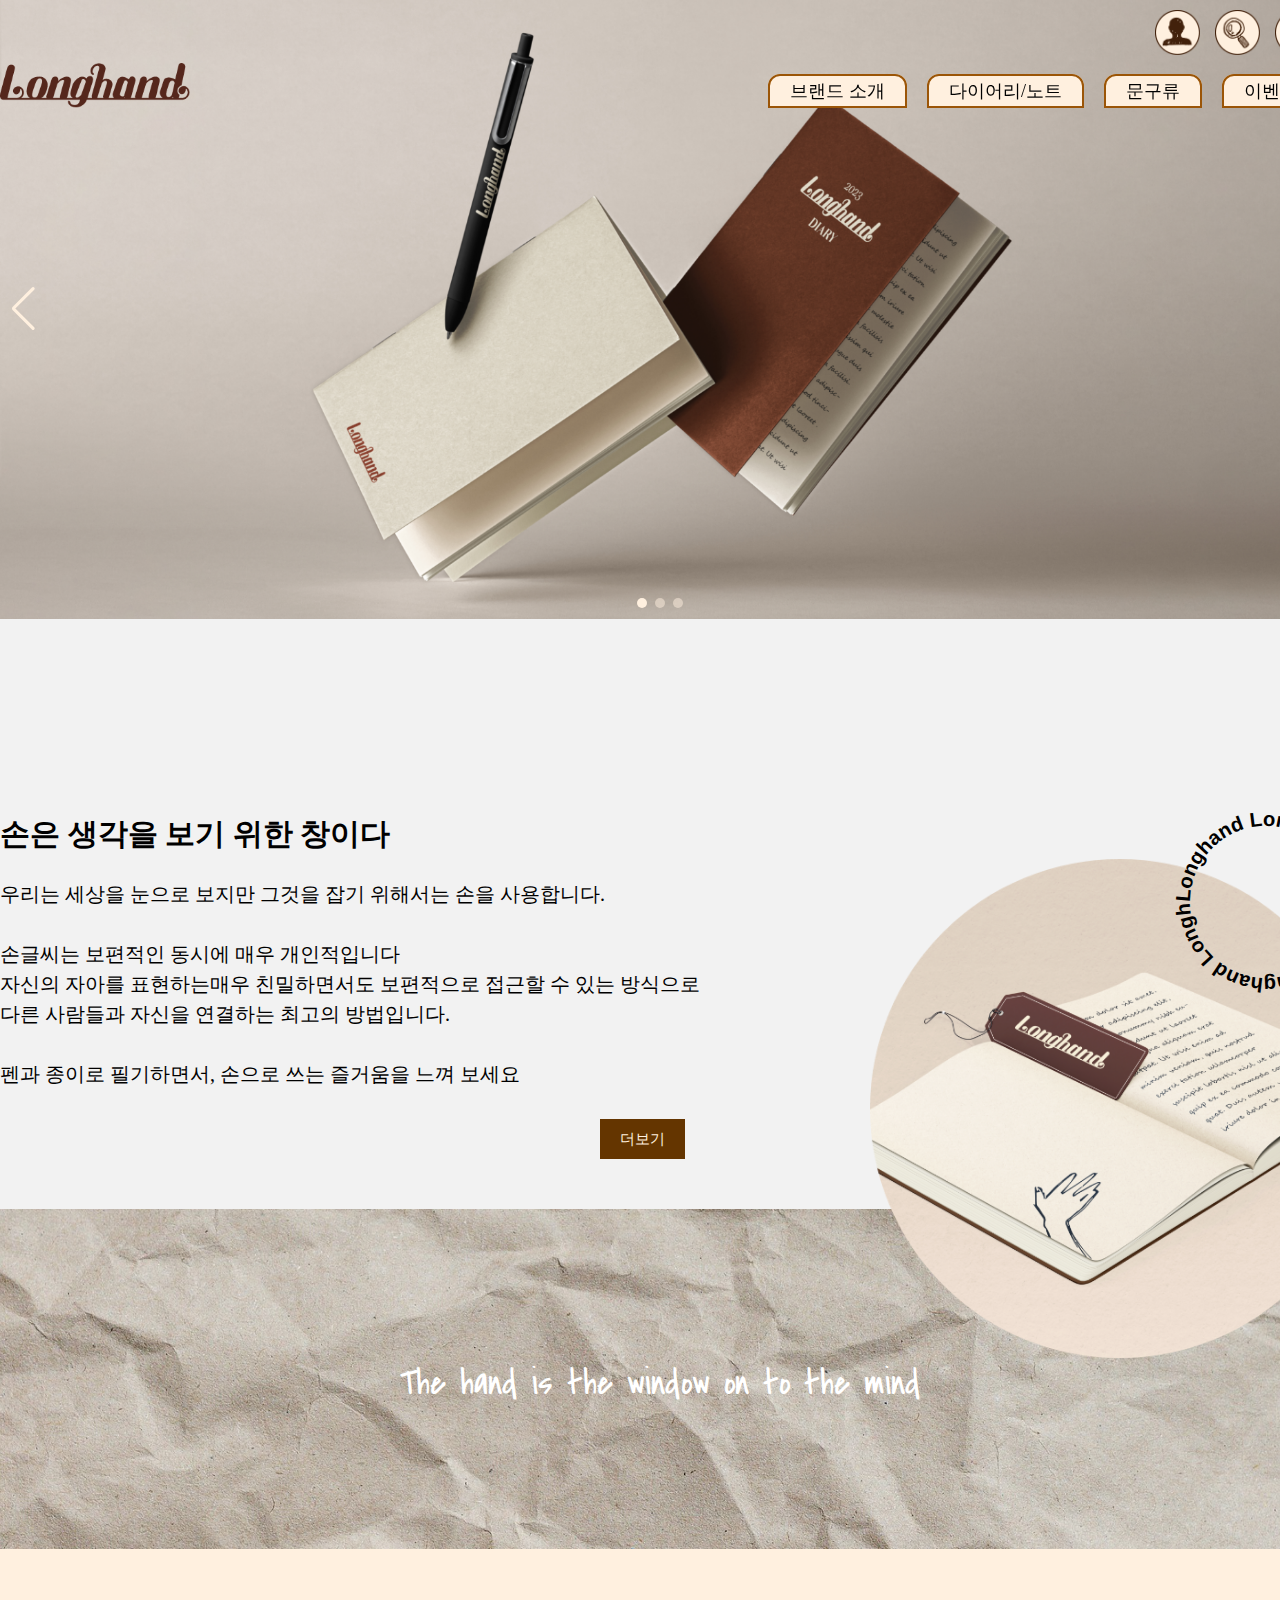
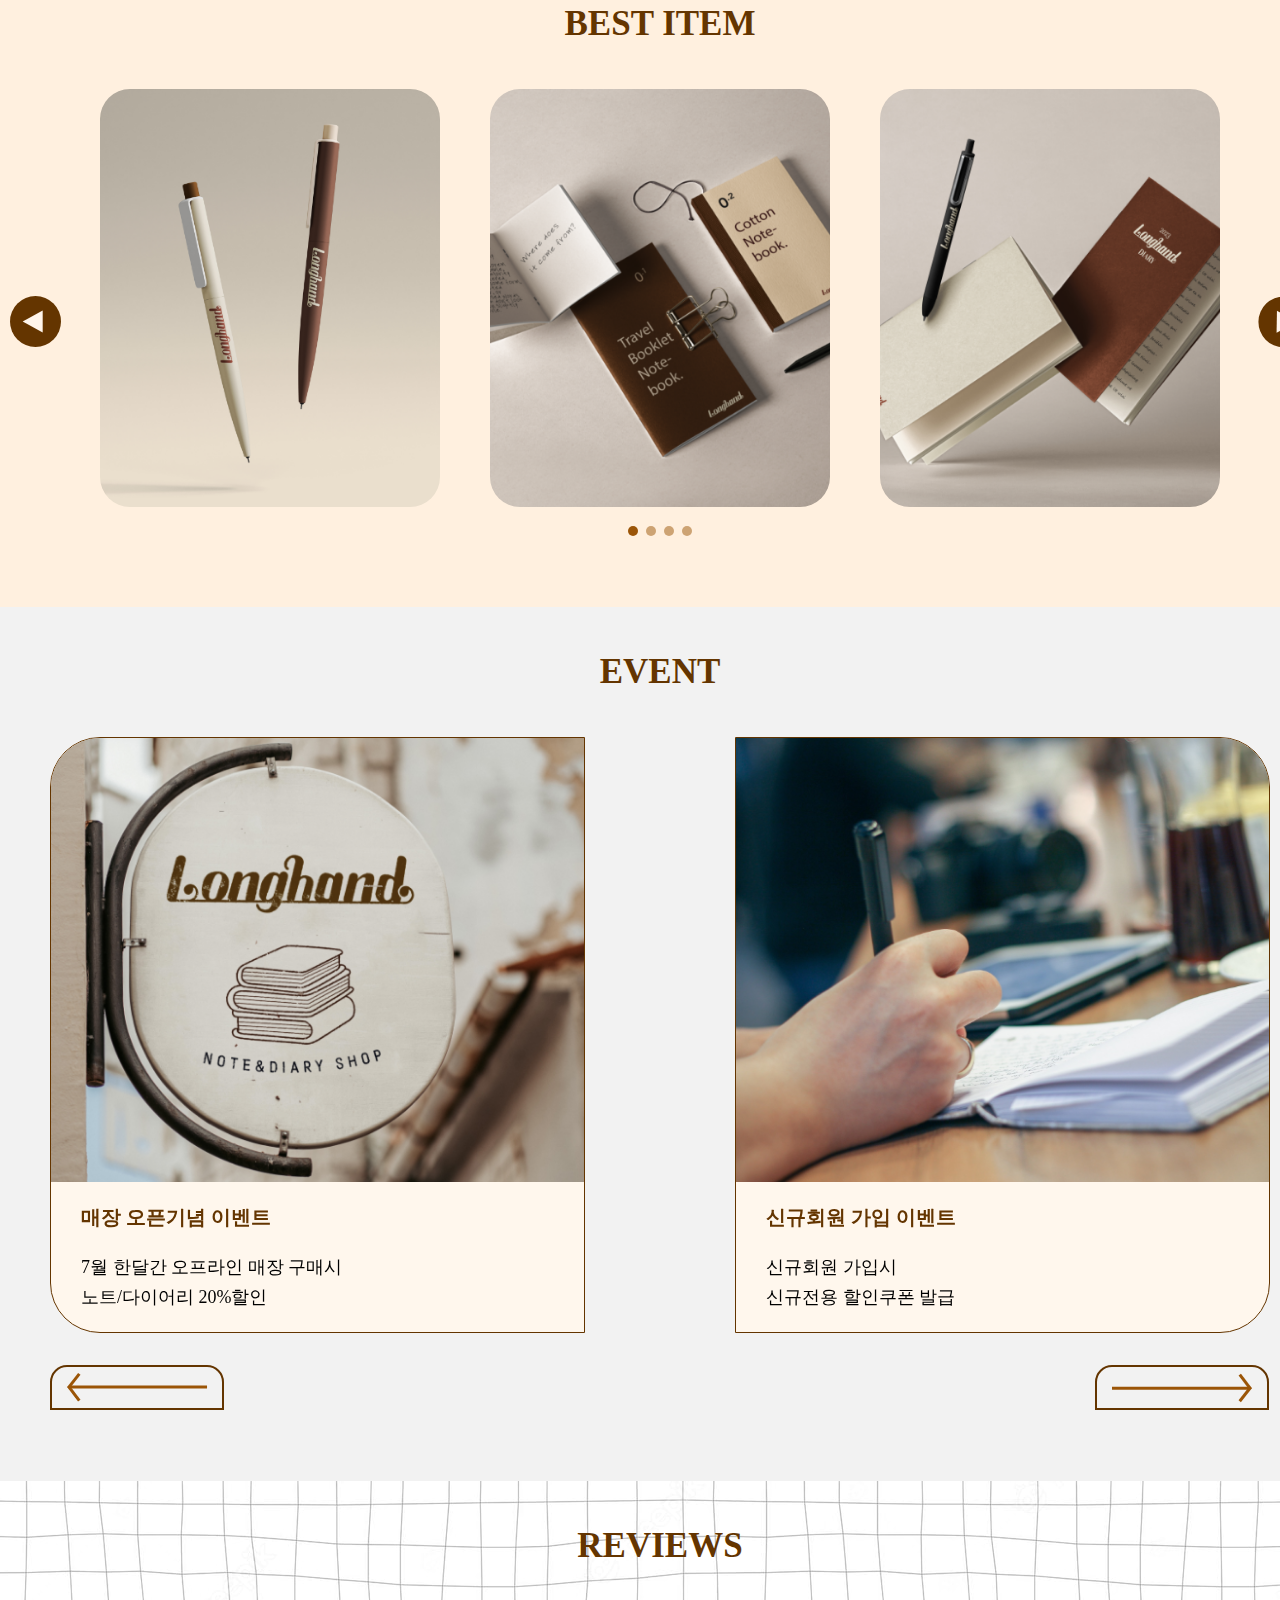
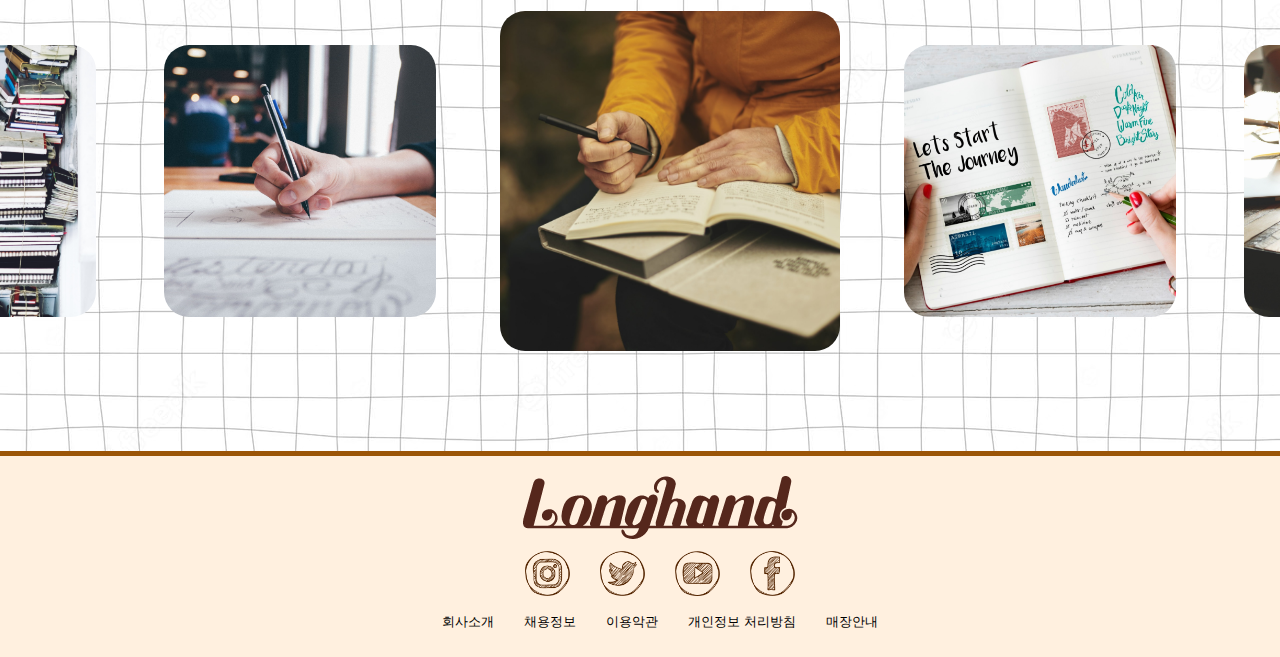
<file: index.html>
<!DOCTYPE html>
<html lang="ko">

<head>
    <meta charset="UTF-8">
    <meta name="viewport" content="1400">
    <link rel="preconnect" href="https://fonts.googleapis.com">
    <link rel="preconnect" href="https://fonts.gstatic.com" crossorigin>
    <link href="https://hangeul.pstatic.net/hangeul_static/css/nanum-square.css" rel="stylesheet">
    <link
        href="https://fonts.googleapis.com/css2?family=Covered+By+Your+Grace&family=Handlee&family=Noto+Sans+KR:wght@100;300;400;500;700;900&display=swap"
        rel="stylesheet">
    <link rel="stylesheet" href="https://cdn.jsdelivr.net/npm/swiper@8/swiper-bundle.min.css">
    <link href="./css/gallery-center.css" rel="stylesheet" type="text/css">
    <link href="./css/flowslide.css" rel="stylesheet" type="text/css">
    <link href="./css/slidebanner.css" rel="stylesheet" type="text/css">

    <link rel="stylesheet" href="./css/indexstyle.css">
    <title>Longhand</title>
</head>

<body>
    <!-- header -->
    <div class="wrap">
        <div class="search">
            <input type="text" class="searchTerm" placeholder="">
            <button type="submit" class="searchButton">
                <i class="fa fa-search"></i>
            </button>
        </div>
    </div>
    <header>
        <img class="logo" src="./images/logo.png" alt="롱핸드 로고">
        <ul class="icon">
            <li><a href="#"><img src="./images/icon1.png" alt="마이페이지 아이콘"></a></li>
            <li class="btn"><a href="#"><img src="./images/icon2.png" alt="검색 아이콘"></a></li>
            <li><a href="#"><img src="./images/icon3.png" alt="장바구니 아이콘"></a></li>
        </ul>
        <ul class="menu">
            <li><a href="./sub1.html">브랜드 소개</a></li>
            <li><a href="./sub2.html">다이어리/노트</a></li>
            <li><a href="./sub3.html">문구류</a></li>
            <li><a href="./sub4.html">이벤트</a></li>
        </ul>
    </header>
    <div class="swiper-container slide">
        <div class="swiper-wrapper">
            <div class="swiper-slide">
                <a href="#"><img src="./images/bg1.png" alt="배너1"></a>
            </div>
            <div class="swiper-slide">
                <a href="#"><img src="./images/bg2.png" alt="배너2"></a>
            </div>
            <div class="swiper-slide">
                <a href="#"><img src="./images/bg3.png" alt="배너3"></a>
            </div>
        </div>
        <!-- 화살표 버튼 -->
        <div class="swiper-button-next"></div>
        <div class="swiper-button-prev"></div>
        <!-- 블릿 버튼 -->
        <div class="swiper-pagination"></div>
    </div>


    <!-- con1 -->
    <div class="box1">
        <div class="con1">
            <h2>손은 생각을 보기 위한 창이다</h2>
            <p>우리는 세상을 눈으로 보지만 그것을 잡기 위해서는 손을 사용합니다.</p>
            <p>손글씨는 보편적인 동시에 매우 개인적입니다<br>
                자신의 자아를 표현하는매우 친밀하면서도 보편적으로 접근할 수 있는 방식으로<br>
                다른 사람들과 자신을 연결하는 최고의 방법입니다.
            </p>
            <p>펜과 종이로 필기하면서, 손으로 쓰는 즐거움을 느껴 보세요</p>
            <a href="./sub1.html">더보기</a>
            <img src="./images/2.png" alt="이미지">

            <!-- circle text -->
            <div id="container">
                <div id="circle">
                    <svg version="1.1" xmlns="http://www.w3.org/2000/svg" xmlns:xlink="http://www.w3.org/1999/xlink"
                        x="0px" y="0px" width="300px" height="300px" viewBox="0 0 300 300"
                        enable-background="new 0 0 300 300" xml:space="preserve">
                        <defs>
                            <path id="circlePath" d="M 150, 150 m -60, 0 a 60,60 0 0,1 120,0 a 60,60 0 0,1 -120,0 " />
                        </defs>
                        <circle cx="150" cy="100" r="75" fill="none" />
                        <g>
                            <use xlink:href="#circlePath" fill="none" />
                            <text fill="#000">
                                <textPath xlink:href="#circlePath">Longhand Longhand Longhand Longhand Longhand
                                </textPath>
                            </text>
                        </g>
                    </svg>
                </div>
            </div>
        </div>
    </div>
    <div class="banner">
        <h3>The hand is the window on to the mind</h3>
    </div>
    <!-- con2 -->
    <div class="con2">
        <h1>BEST ITEM</h1>
        <div class="swiper-container gallery-center">
            <div class="gallery-center_inner">
                <div class="swiper-wrapper">
                    <div class="swiper-slide">
                        <img src="./images/best1.png" alt="갤러리1">
                        <div class="box">
                            <h1>2023 다이어리 세트</h1>
                            <a href="./sub2.html">자세히 보기</a>
                        </div>
                    </div>
                    <div class="swiper-slide">
                        <img src="./images/best2.png" alt="갤러리1">
                        <div class="box">
                            <h1>소프트커버 노트 세트</h1>
                            <a href="./sub2.html">자세히 보기</a>
                        </div>
                    </div>
                    <div class="swiper-slide">
                        <img src="./images/best3.png" alt="갤러리1">
                        <div class="box">
                            <h1>편지지 세트</h1>
                            <a href="./sub2.html">자세히 보기</a>
                        </div>
                    </div>
                    <div class="swiper-slide">
                        <img src="./images/best4.png" alt="갤러리1">
                        <div class="box">
                            <h1>Longhand 볼펜 세트</h1>
                            <a href="./sub2.html">자세히 보기</a>
                        </div>
                    </div>
                </div>
            </div>
            <!-- 화살표 버튼 -->
            <div class="swiper-button-next"></div>
            <div class="swiper-button-prev"></div>
            <!-- 블릿 버튼 -->
            <div class="swiper-pagination"></div>
        </div>
    </div>

    <!-- con3 -->

    <div class="con3">
        <h1>EVENT</h1>
        <div class="swiper-container gallery-center2">
            <div class="gallery-center_inner">
                <div class="swiper-wrapper">
                    <div class="swiper-slide">
                        <img src="./images/event1.png" alt="갤러리1">
                        <a href="./sub4.html">
                            <h3>매장 오픈기념 이벤트</h3>
                        </a>
                        <p>7월 한달간 오프라인 매장 구매시<br>
                            노트/다이어리 20%할인</p>
                    </div>
                    <div class="swiper-slide">
                        <img src="./images/event2.png" alt="갤러리1">
                        <a href="./sub4.html">
                            <h3>신규회원 가입 이벤트</h3>
                        </a>
                        <p>신규회원 가입시<br>
                            신규전용 할인쿠폰 발급</p>
                    </div>
                    <div class="swiper-slide">
                        <img src="./images/event3.png" alt="갤러리1">
                        <a href="./sub4.html">
                            <h3>포토리뷰 작성 이벤트</h3>
                        </a>
                        <p>포토리뷰 작성 시 <br>
                            리뷰포인트 2배 지급</p>
                    </div>
                </div>
            </div>
            <!-- 화살표 버튼 -->
            <div class="swiper-button-next"></div>
            <div class="swiper-button-prev"></div>
            <!-- 블릿 버튼 -->
            <div class="swiper-pagination"></div>
        </div>

    </div>


    <!-- con4 -->
    <div class="con4">
        <h1>REVIEWS</h1>
        <div class="swiper-container flowslide">
            <div class="flowslide_inner">
                <div class="swiper-wrapper">
                    <div class="swiper-slide">
                        <a href="#"><img src="./images/review1.png" alt="갤러리1"></a>
                    </div>
                    <div class="swiper-slide">
                        <a href="#"><img src="./images/review2.png" alt="갤러리1"></a>
                    </div>
                    <div class="swiper-slide">
                        <a href="#"><img src="./images/review3.png" alt="갤러리1"></a>
                    </div>
                    <div class="swiper-slide">
                        <a href="#"><img src="./images/review4.png" alt="갤러리1"></a>
                    </div>
                    <div class="swiper-slide">
                        <a href="#"><img src="./images/review5.png" alt="갤러리1"></a>
                    </div>
                </div>
            </div>
        </div>
    </div>
    <!-- footer -->
    <footer>
        <img src="./images/logo.png" alt="로고 이미지">
        <ul>
            <li><a href="#"><img src="./images/instaicon.png" alt="인스타그램 아이콘"></a></li>
            <li><a href="#"><img src="./images/twittericon.png" alt="트위터 아이콘"></a></li>
            <li><a href="#"><img src="./images/youtubeicon.png" alt="유튜브 아이콘"></a></li>
            <li><a href="#"><img src="./images/facebookicon.png" alt="페이스북 아이콘"></a></li>
        </ul>
        <ul>
            <li><a href="#">회사소개</a></li>
            <li><a href="#">채용정보</a></li>
            <li><a href="#">이용악관</a></li>
            <li><a href="#">개인정보 처리방침</a></li>
            <li><a href="#">매장안내</a></li>
        </ul>
    </footer>



    <!-- js -->
    <script src="https://code.jquery.com/jquery-2.2.0.min.js"></script>
    <script src="https://cdn.jsdelivr.net/npm/swiper@8/swiper-bundle.min.js"></script>
    <script src="./script/gallery-center.js"></script>
    <script src="./script/flowslide.js"></script>
    <script src="./script/slidebanner.js"></script>
    <script src="./script/searchbar.js"></script>
</body>

</html>
</file>
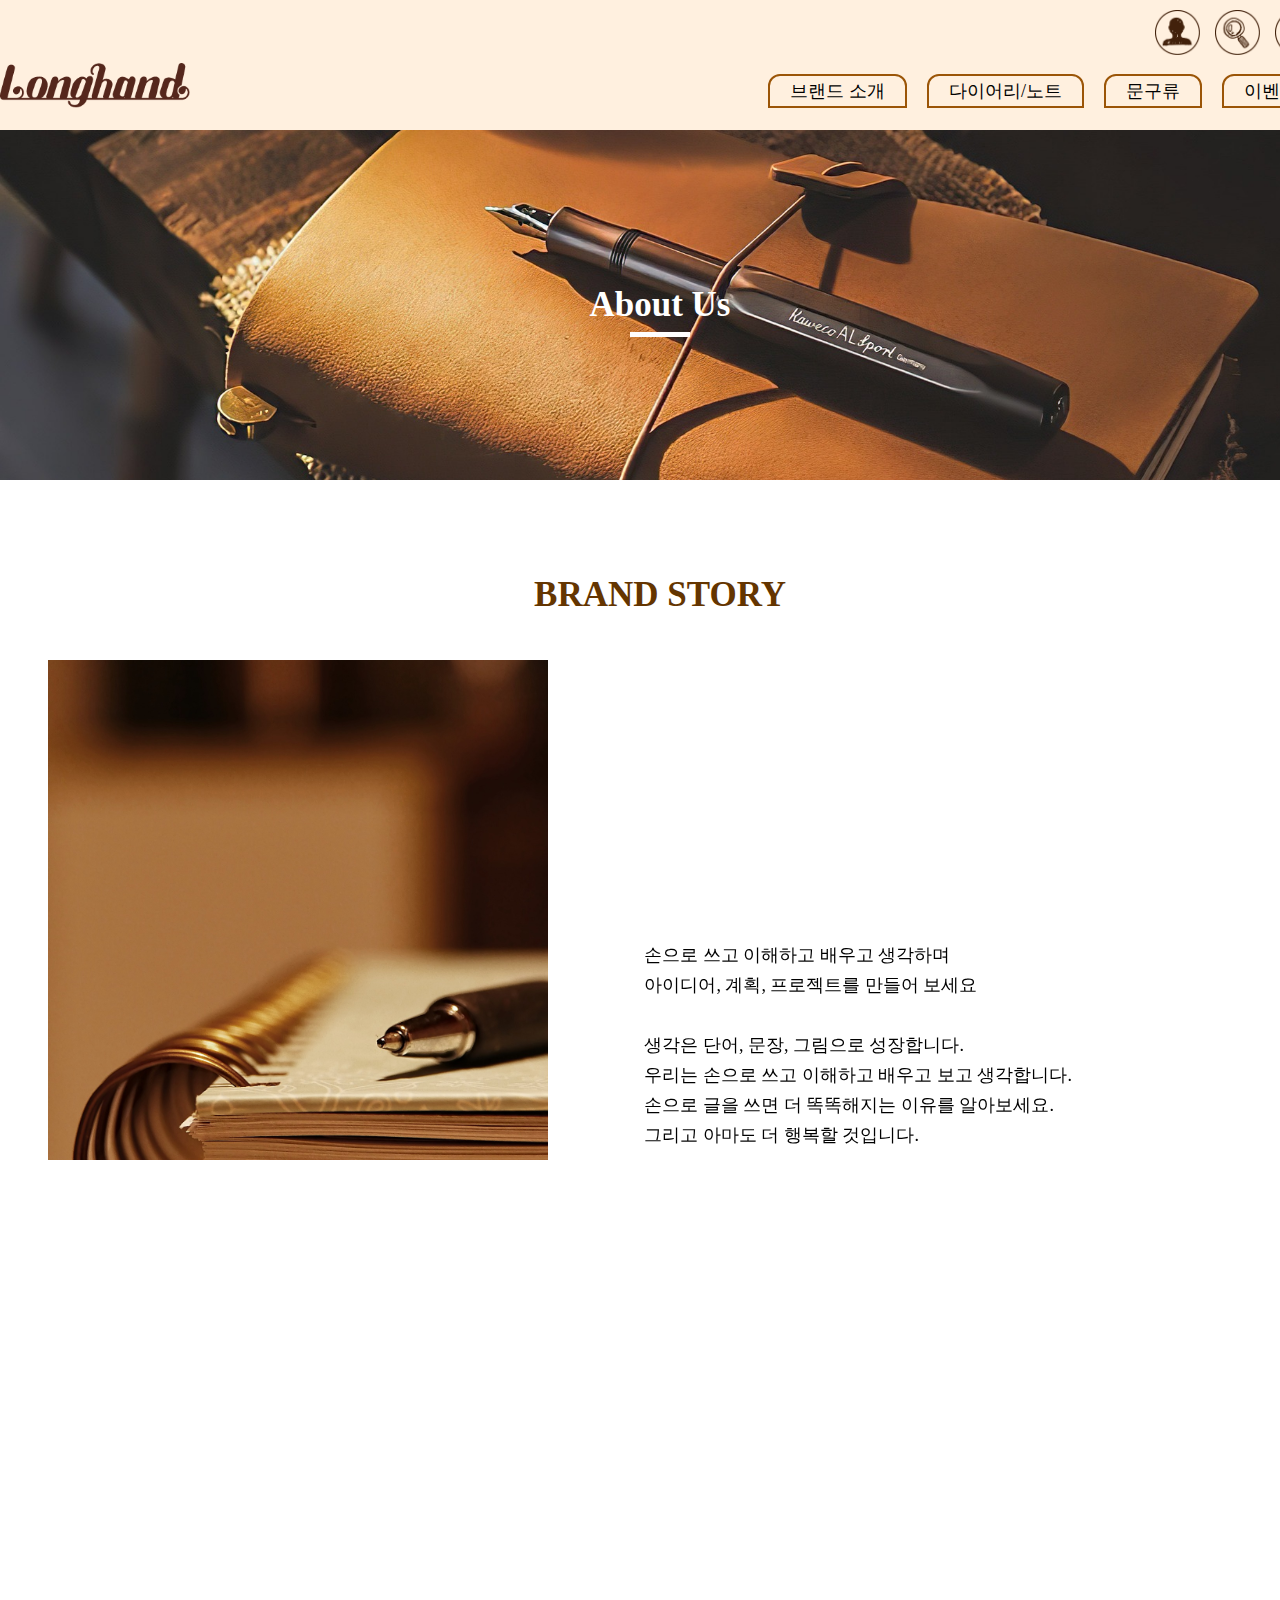
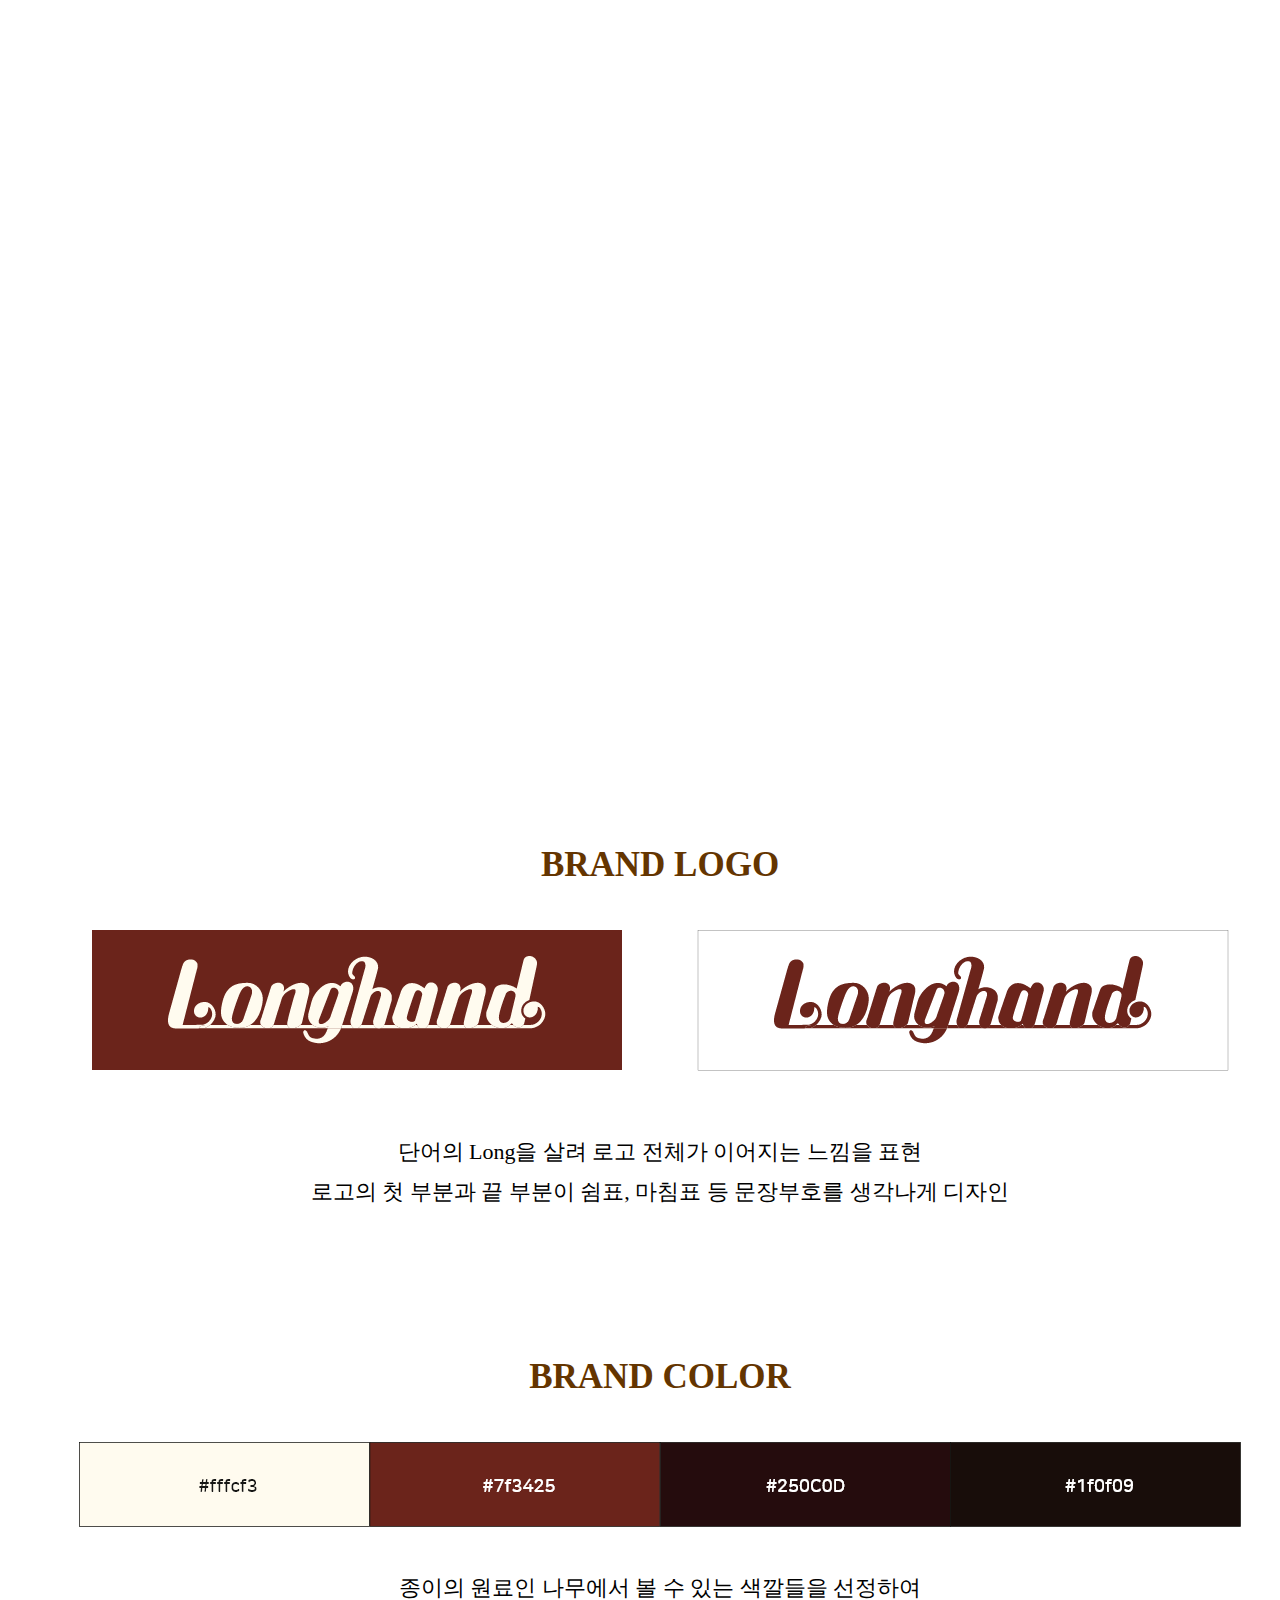
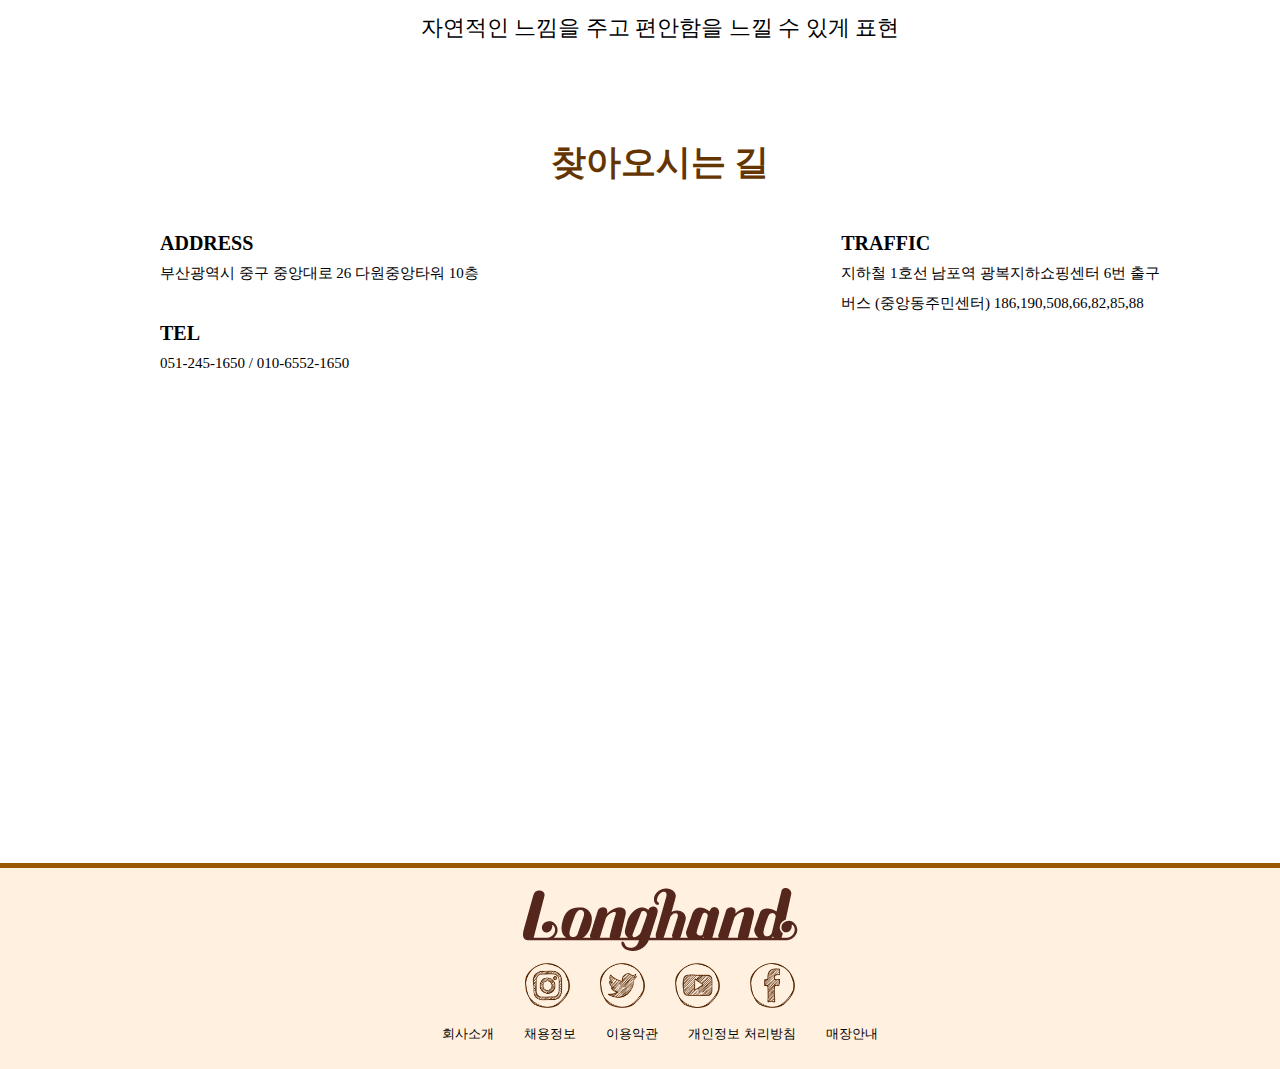
<file: sub1.html>
<!DOCTYPE html>
<html lang="ko">

<head>
    <meta charset="UTF-8">
    <meta name="viewport" content="1400">
    <link href="https://hangeul.pstatic.net/hangeul_static/css/nanum-square.css" rel="stylesheet">
    <link
        href="https://fonts.googleapis.com/css2?family=Covered+By+Your+Grace&family=Handlee&family=Noto+Sans+KR:wght@100;300;400;500;700;900&display=swap"
        rel="stylesheet">
    <link href="https://unpkg.com/aos@2.3.1/dist/aos.css" rel="stylesheet">
    <link rel="stylesheet" href="https://cdn.jsdelivr.net/npm/swiper@8/swiper-bundle.min.css">

    <link rel="stylesheet" href="./css/sub1style.css">
    <title>Longhand</title>
</head>

<body>
    <!-- header -->

    <div class="wrap">
        <div class="search">
            <input type="text" class="searchTerm" placeholder="">
            <button type="submit" class="searchButton">
                <i class="fa fa-search"></i>
            </button>
        </div>
    </div>
    <div class="top">
        <header>
            <a href="./index.html"><img class="logo" src="./images/logo.png" alt="롱핸드 로고"></a>
            <ul class="icon">
                <li><a href="#"><img src="./images/icon1.png" alt="마이페이지 아이콘"></a></li>
                <li class="btn"><a href="#"><img src="./images/icon2.png" alt="검색 아이콘"></a></li>
                <li><a href="#"><img src="./images/icon3.png" alt="장바구니 아이콘"></a></li>
            </ul>
            <ul class="menu">
                <li><a href="./sub1.html">브랜드 소개</a></li>
                <li><a href="./sub2.html">다이어리/노트</a></li>
                <li><a href="./sub3.html">문구류</a></li>
                <li><a href="./sub4.html">이벤트</a></li>
            </ul>
        </header>
    </div>
    <!-- banner -->
    <div class="banner">
        <h1>About Us</h1>
    </div>
    <!-- con1 -->

    <h1>BRAND STORY</h1>
    <div data-aos="fade-up" data-aos-duration="3000">
        <div class="story1">
            <img src="./images/story1.png" alt="다이어리 이미지">
            <p>손으로 쓰고 이해하고 배우고 생각하며<br>
                아이디어, 계획, 프로젝트를 만들어 보세요
                <br><br>

                생각은 단어, 문장, 그림으로 성장합니다.<br>
                우리는 손으로 쓰고 이해하고 배우고 보고 생각합니다.<br>
                손으로 글을 쓰면 더 똑똑해지는 이유를 알아보세요.<br>
                그리고 아마도 더 행복할 것입니다.
            </p>
        </div>
    </div>
    <div data-aos="fade-up" data-aos-duration="3000">
        <div class="story2">
            <p>우리는 세상을 눈으로 보지만<br>
                그것을 잡기 위해서는 손을 사용합니다.
                <br><br>
                손글씨는 보편적인 동시에 매우 개인적입니다.<br>
                자신의 자아를 표현하는매우 친밀하면서도<br>
                보편적으로 접근할 수 있는<br>
                방식으로 다른 사람들과 자신을 연결하는<br>
                최고의 방법입니다.
                <br><br>
                펜과 종이로 필기하면서,<br>
                손으로 쓰는 즐거움을 느껴 보세요
            </p>
            <img src="./images/story2.png" alt="다이어리 이미지">
        </div>
    </div>
    <div data-aos="fade-up" data-aos-duration="3000">
        <div class="story1">
            <img src="./images/story3.png" alt="다이어리 이미지">
            <p>뭔가 정리가 되지 않는 마음이 있을 때,<br>
                풀리지 않는 문제로 고심할 때,<br>
                새로운 일을 도전할 때,<br>
                아이디어가 떠오르지 않을 때,<br>
                노트와 펜 하나를 들고 나만의 공간에서 그것을 적어보세요<br>
                놀라운 경험을 하게 될 것입니다.
            </p>
        </div>
    </div>
    <!-- con2 -->
    <div class="con2">
        <h1>BRAND LOGO</h1>
        <img src="./images/brandlogo.png" alt="브랜드 로고 이미지">
        <p>단어의 Long을 살려 로고 전체가 이어지는 느낌을 표현<br>
            로고의 첫 부분과 끝 부분이 쉼표, 마침표 등 문장부호를 생각나게 디자인</p>
    </div>
    <!-- con3 -->
    <div class="con3">
        <h1>BRAND COLOR</h1>
        <img src="./images/color.png" alt="브랜드 컬러 이미지">
        <p>종이의 원료인 나무에서 볼 수 있는 색깔들을 선정하여<br>
            자연적인 느낌을 주고 편안함을 느낄 수 있게 표현 </p>
    </div>
    <!-- con4 map -->

    <h1>찾아오시는 길</h1>
    <div class="map">
        <ul>
            <li class="aaa">ADDRESS</li>
            <li>부산광역시 중구 중앙대로 26 다원중앙타워 10층</li>
        </ul>
        <ul>
            <li class="aaa">TRAFFIC</li>
            <li>지하철 1호선 남포역 광복지하쇼핑센터 6번 출구</li>
            <li>버스 (중앙동주민센터) 186,190,508,66,82,85,88</li>
        </ul>
        <ul class="bottom">
            <li class="aaa">TEL</li>
            <li>051-245-1650 / 010-6552-1650</li>
        </ul>
    </div>
    <iframe
        src="https://www.google.com/maps/embed?pb=!1m18!1m12!1m3!1d3264.2701539021296!2d129.03440477629786!3d35.099964472780485!2m3!1f0!2f0!3f0!3m2!1i1024!2i768!4f13.1!3m3!1m2!1s0x3568e973030f522f%3A0x29b062cddf103310!2z67aA7IKw6rSR7Jet7IucIOykkeq1rCDspJHslZnrjIDroZwgMjY!5e0!3m2!1sko!2skr!4v1689235080588!5m2!1sko!2skr"
        width="600" height="450" style="border:0;" allowfullscreen="" loading="lazy"
        referrerpolicy="no-referrer-when-downgrade"></iframe>
    <!-- footer -->
    <footer>
        <img src="./images/logo.png" alt="로고 이미지">
        <ul>
            <li><a href="#"><img src="./images/instaicon.png" alt="인스타그램 아이콘"></a></li>
            <li><a href="#"><img src="./images/twittericon.png" alt="트위터 아이콘"></a></li>
            <li><a href="#"><img src="./images/youtubeicon.png" alt="유튜브 아이콘"></a></li>
            <li><a href="#"><img src="./images/facebookicon.png" alt="페이스북 아이콘"></a></li>
        </ul>
        <ul>
            <li><a href="#">회사소개</a></li>
            <li><a href="#">채용정보</a></li>
            <li><a href="#">이용악관</a></li>
            <li><a href="#">개인정보 처리방침</a></li>
            <li><a href="#">매장안내</a></li>
        </ul>
    </footer>

    <!-- js -->
    <script src="https://code.jquery.com/jquery-2.2.0.min.js"></script>
    <script src="https://cdn.jsdelivr.net/npm/swiper@8/swiper-bundle.min.js"></script>
    <script src="./script/searchbar.js"></script>
    <script src="https://unpkg.com/aos@2.3.1/dist/aos.js"></script>
    <script src="./script/aos.js"></script>
</body>

</html>
</file>
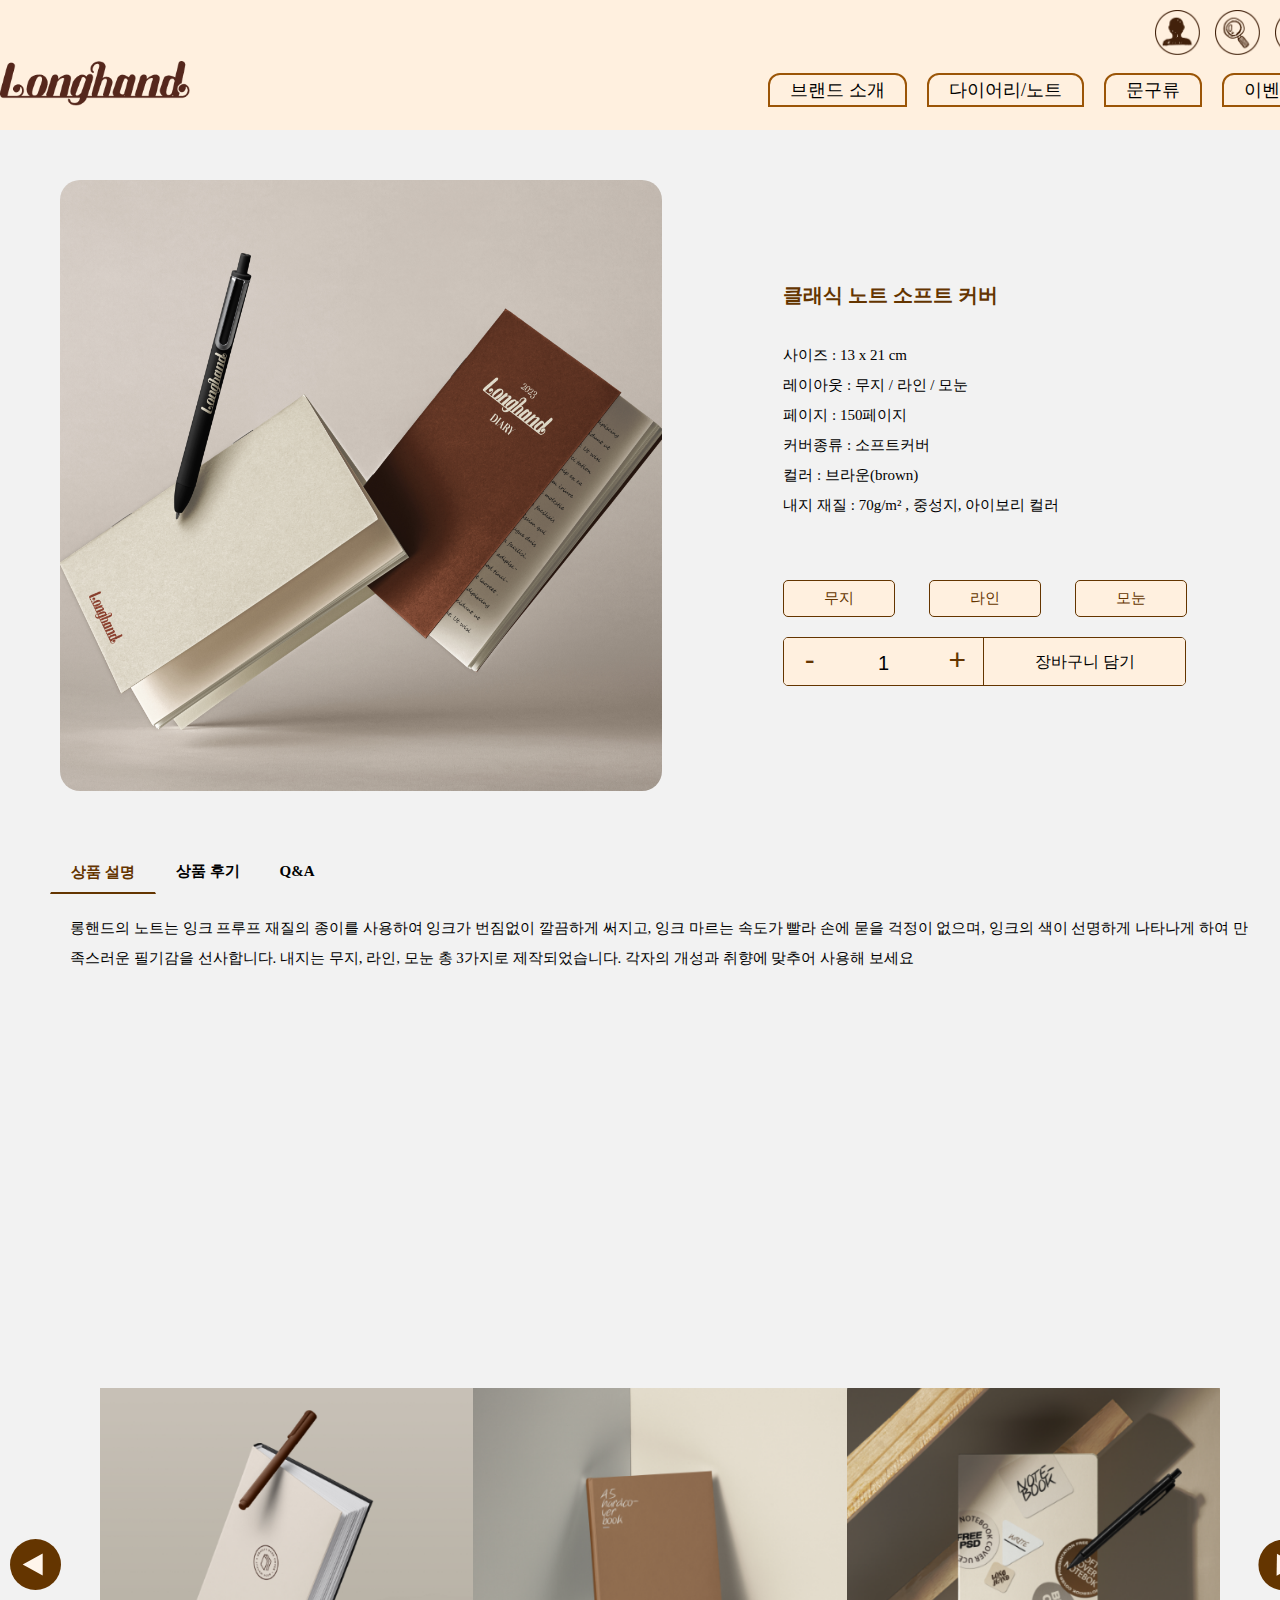
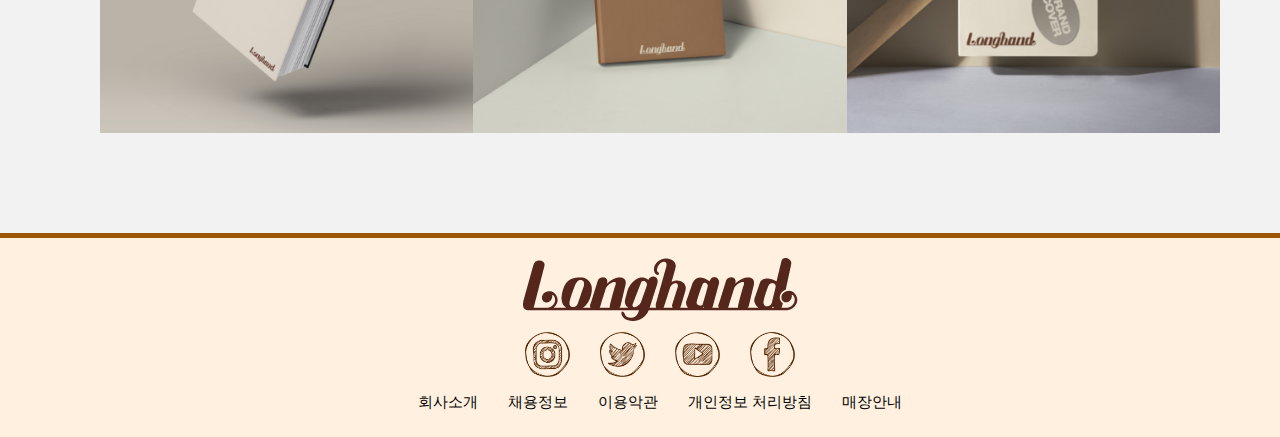
<file: sub2.html>
<!DOCTYPE html>
<html lang="ko">

<head>
    <meta charset="UTF-8">
    <meta name="viewport" content="1400">
    <link href="https://hangeul.pstatic.net/hangeul_static/css/nanum-square.css" rel="stylesheet">
    <link rel="stylesheet" href="css/tab.css">
    <link rel="stylesheet" href="./css/gallerysub2.css">
    <link rel="stylesheet" href="https://cdn.jsdelivr.net/npm/swiper@8/swiper-bundle.min.css" />

    <link rel="stylesheet" href="./css/sub2style.css">
    <title>Longhand</title>
</head>

<body>
    <!-- header -->

    <div class="wrap">
        <div class="search">
            <input type="text" class="searchTerm" placeholder="">
            <button type="submit" class="searchButton">
                <i class="fa fa-search"></i>
            </button>
        </div>
    </div>
    <div class="top">
        <header>
            <a href="./index.html"><img class="logo" src="./images/logo.png" alt="롱핸드 로고"></a>
            <ul class="icon">
                <li><a href="#"><img src="./images/icon1.png" alt="마이페이지 아이콘"></a></li>
                <li class="btn"><a href="#"><img src="./images/icon2.png" alt="검색 아이콘"></a></li>
                <li><a href="#"><img src="./images/icon3.png" alt="장바구니 아이콘"></a></li>
            </ul>
            <ul class="menu">
                <li><a href="./sub1.html">브랜드 소개</a></li>
                <li><a href="./sub2.html">다이어리/노트</a></li>
                <li><a href="./sub3.html">문구류</a></li>
                <li><a href="./sub4.html">이벤트</a></li>
            </ul>
        </header>
    </div>
    <!-- con1 -->
    <div id="order">
        <img src="./images/sub3image.png " alt="상품이미지" id="img1">
        <img src="./images/blank.png" id="img2" alt="상품이미지">
        <img src="./images/line.png" id="img3" alt="상품이미지"> 
        <img src="./images/grid.png" id="img4" alt="상품이미지">

        <div class="order_right">
            <h3>클래식 노트 소프트 커버</h3>
            <p>
                사이즈 : 13 x 21 cm<br>
                레이아웃 : 무지 / 라인 / 모눈<br>
                페이지 : 150페이지<br>
                커버종류 : 소프트커버<br>
                컬러 : 브라운(brown)<br>
                내지 재질 : 70g/m² , 중성지, 아이보리 컬러
            </p>
            <button class="blank">무지</button>
            <button class="line">라인</button>
            <button class="grid">모눈</button>
<div class="table">
            <table id="input_div">
                <tr>
                    <td>
                        <input type="button" value="-" id="minus" onclick="minus()">
                        <input type="text" size="25" value="1" id="count">
                        <input type="button" value="+" id="plus" onclick="plus()">
                    </td>

                    <th><a href="#">장바구니 담기</a></th>
                </tr>
            </table>
        </div>
    </div>
</div>
    <!-- con2 -->
    <div class="tab">
        <ul class="tabnav">
            <li><a href="#tab01">상품 설명</a></li>
            <li><a href="#tab02">상품 후기</a></li>
            <li><a href="#tab03">Q&A</a>
            </li>
        </ul>
        <div class="tabcontent">
            <div id="tab01">롱핸드의 노트는 잉크 프루프 재질의 종이를 사용하여 잉크가 번짐없이 깔끔하게 써지고, 잉크 마르는 속도가 빨라 손에 묻을 걱정이 없으며, 잉크의 색이 선명하게
                나타나게 하여 만족스러운 필기감을 선사합니다. 내지는 무지, 라인, 모눈 총 3가지로 제작되었습니다. 각자의 개성과 취향에 맞추어 사용해 보세요</div>
            <div id="tab02">
                <div id="Accordion_wrap">
                    <div class="que">
                        <span>상품후기</span>
                    </div>
                    <div class="anw">
                        <span>This is first answer.</span>
                    </div>
                    <div class="que">
                        <span>상품후기</span>
                    </div>
                    <div class="anw">
                        <span>This is second answer.</span>
                    </div>
                    <div class="que">
                        <span>상품후기</span>
                    </div>
                    <div class="anw">
                        <span>This is third answer.</span>
                    </div>
                </div>
            </div>
            <div id="tab03">
                <div id="Accordion_wrap">
                    <div class="que">
                        <span>문의</span>
                    </div>
                    <div class="anw">
                        <span>This is first answer.</span>
                    </div>
                    <div class="que">
                        <span>문의</span>
                    </div>
                    <div class="anw">
                        <span>This is second answer.</span>
                    </div>
                    <div class="que">
                        <span>문의</span>
                    </div>
                    <div class="anw">
                        <span>This is third answer.</span>
                    </div>
                </div>
            </div>
        </div>
    </div>
    <!-- con3 -->
    <div class="swiper-container gallery">
        <div class="gallery_inner">
            <div class="swiper-wrapper">
                <div class="swiper-slide">
                    <a href="#"><img src="./images/sub2image1.png" alt="갤러리1"></a>
                </div>
                <div class="swiper-slide">
                    <a href="#"><img src="./images/sub2image2.png" alt="갤러리1"></a>
                </div>
                <div class="swiper-slide">
                    <a href="#"><img src="./images/sub2image3.png" alt="갤러리1"></a>
                </div>
                <div class="swiper-slide">
                    <a href="#"><img src="./images/sub2image1.png" alt="갤러리1"></a>
                </div>
                <div class="swiper-slide">
                    <a href="#"><img src="./images/sub2image2.png" alt="갤러리1"></a>
                </div>
                <div class="swiper-slide">
                    <a href="#"><img src="./images/sub2image3.png" alt="갤러리1"></a>
                </div>
            </div>

            <!-- 화살표 버튼 -->
            <div class="swiper-button-next"></div>
            <div class="swiper-button-prev"></div>
        </div>
    </div>



    <!-- footer -->
    <footer>
        <img src="./images/logo.png" alt="로고 이미지">
        <ul>
            <li><a href="#"><img src="./images/instaicon.png" alt="인스타그램 아이콘"></a></li>
            <li><a href="#"><img src="./images/twittericon.png" alt="트위터 아이콘"></a></li>
            <li><a href="#"><img src="./images/youtubeicon.png" alt="유튜브 아이콘"></a></li>
            <li><a href="#"><img src="./images/facebookicon.png" alt="페이스북 아이콘"></a></li>
        </ul>
        <ul>
            <li><a href="#">회사소개</a></li>
            <li><a href="#">채용정보</a></li>
            <li><a href="#">이용악관</a></li>
            <li><a href="#">개인정보 처리방침</a></li>
            <li><a href="#">매장안내</a></li>
        </ul>
    </footer>

    <!-- js -->
    <script src="https://code.jquery.com/jquery-2.2.0.min.js"></script>
    <script src="https://cdn.jsdelivr.net/npm/swiper@8/swiper-bundle.min.js"></script>
    <script src="./script/searchbar.js"></script>
    <script src="./script/tab.js"></script>
    <script src="./script/tap_in.js"></script>
    <script src="./script/gallerysub2.js"></script>
  <script src="./script/popup.js"></script>
<script src="./script/order.js"></script>
</body>

</html>
</file>
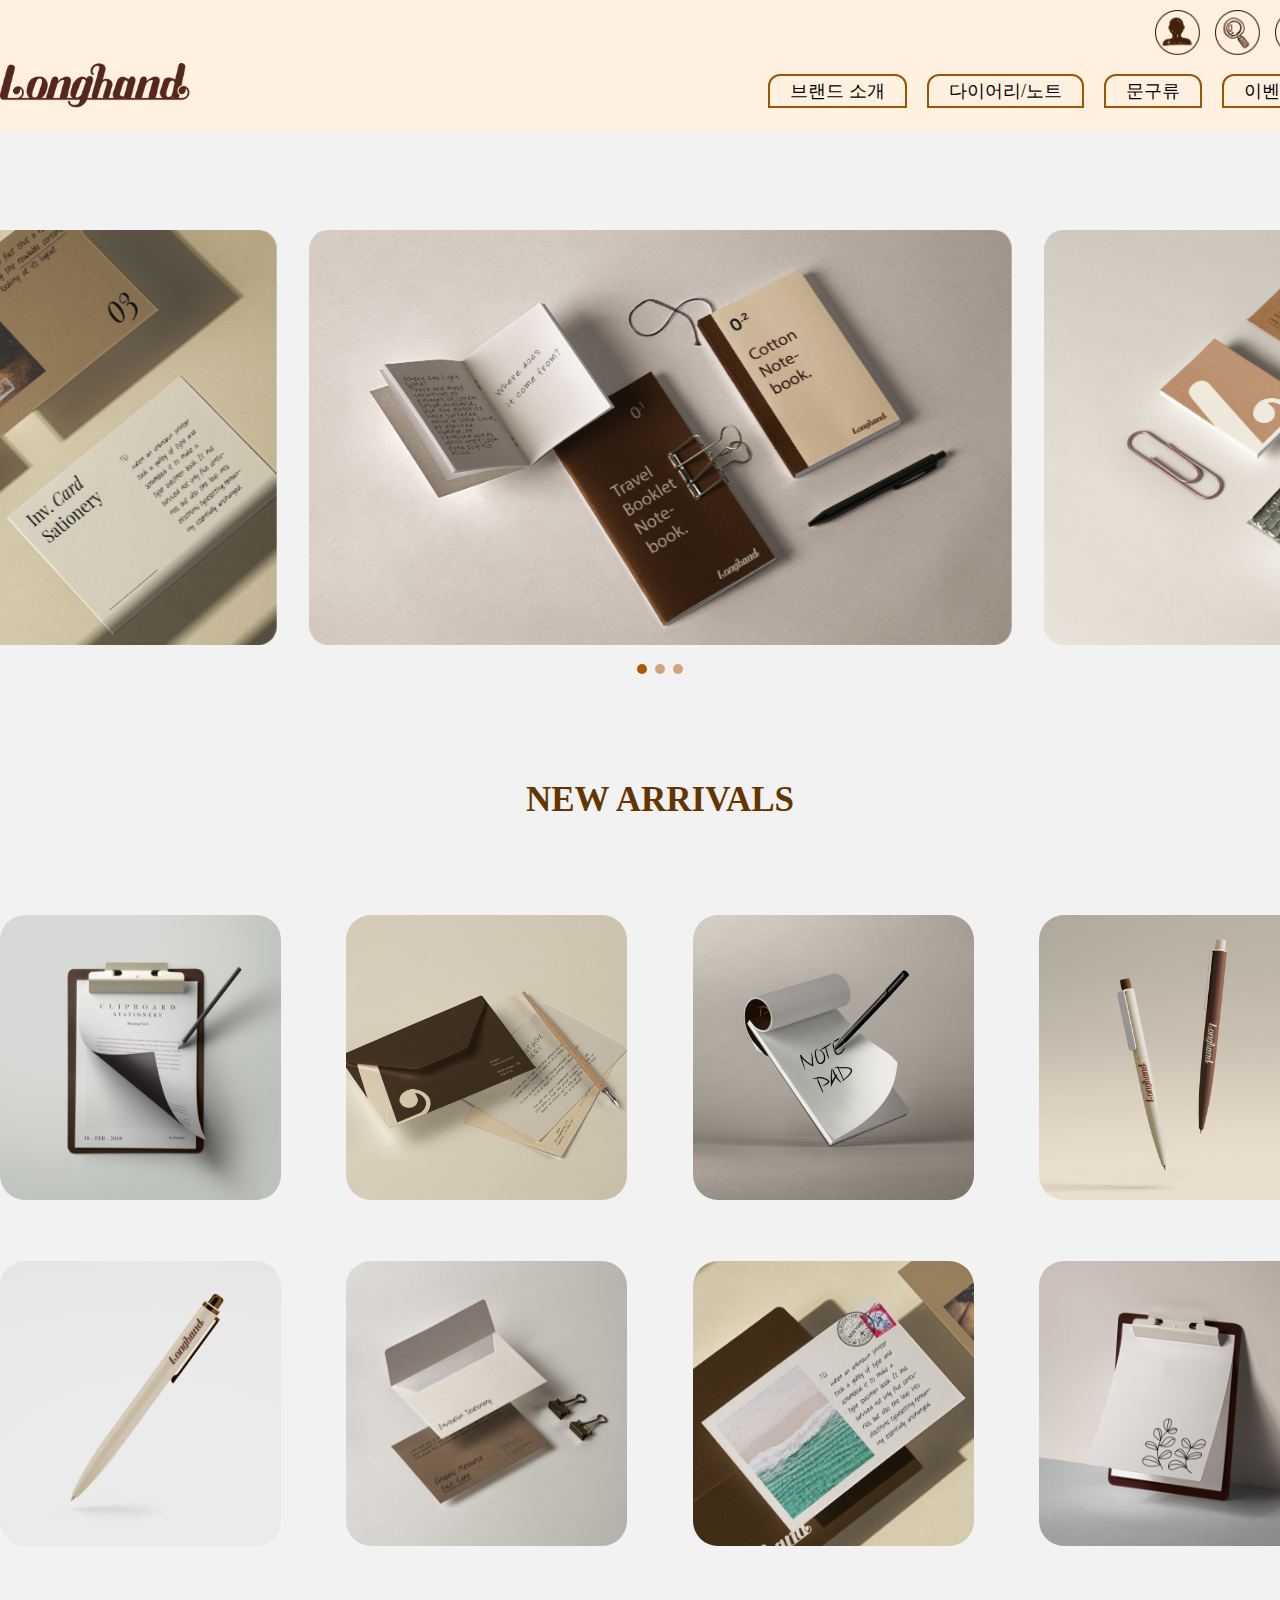
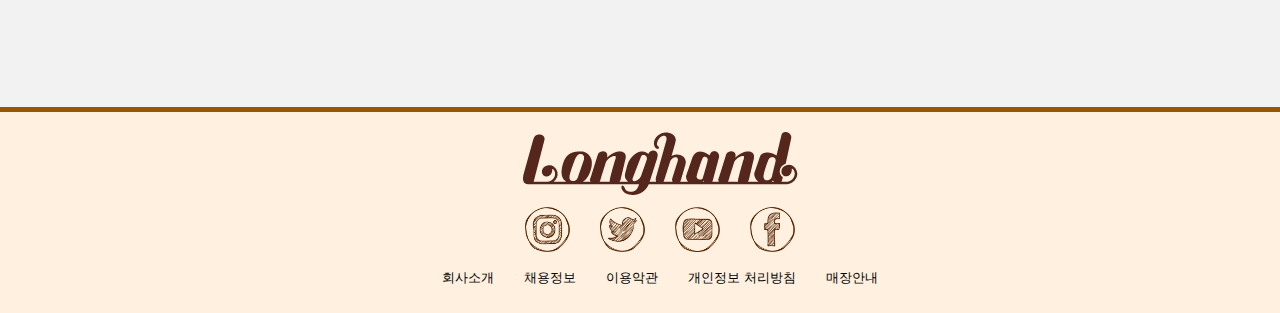
<file: sub3.html>
<!DOCTYPE html>
<html lang="ko">

<head>
    <meta charset="UTF-8">
    <meta name="viewport" content="1400">
    <link href="https://hangeul.pstatic.net/hangeul_static/css/nanum-square.css" rel="stylesheet">
    <link
        href="https://fonts.googleapis.com/css2?family=Covered+By+Your+Grace&family=Handlee&family=Noto+Sans+KR:wght@100;300;400;500;700;900&display=swap"
        rel="stylesheet">
    <link rel="stylesheet" href="https://cdn.jsdelivr.net/npm/swiper@8/swiper-bundle.min.css" />
    <link href="./css/gallery.css" rel="stylesheet" type="text/css">
    <link rel="stylesheet" href="https://cdn.jsdelivr.net/npm/swiper@8/swiper-bundle.min.css" />

    <link rel="stylesheet" href="./css/sub3style.css">
    <title>Longhand</title>
</head>

<body>
    <!-- header -->

    <div class="wrap">
        <div class="search">
            <input type="text" class="searchTerm" placeholder="">
            <button type="submit" class="searchButton">
                <i class="fa fa-search"></i>
            </button>
        </div>
    </div>
    <div class="top">
        <header>
            <a href="./index.html"><img class="logo" src="./images/logo.png" alt="롱핸드 로고"></a>
            <ul class="icon">
                <li><a href="#"><img src="./images/icon1.png" alt="마이페이지 아이콘"></a></li>
                <li class="btn"><a href="#"><img src="./images/icon2.png" alt="검색 아이콘"></a></li>
                <li><a href="#"><img src="./images/icon3.png" alt="장바구니 아이콘"></a></li>
            </ul>
            <ul class="menu">
                <li><a href="./sub1.html">브랜드 소개</a></li>
                <li><a href="./sub2.html">다이어리/노트</a></li>
                <li><a href="./sub3.html">문구류</a></li>
                <li><a href="./sub4.html">이벤트</a></li>
            </ul>
        </header>
    </div>

    <!-- con1 -->
    <div class="con1">
        <div class="swiper-container gallery">
            <div class="gallery_inner">
                <div class="swiper-wrapper">
                    <div class="swiper-slide">
                        <a href="#"><img src="./images/mini1.png" alt="갤러리1"></a>
                    </div>
                    <div class="swiper-slide">
                        <a href="#"><img src="./images/mini2.png" alt="갤러리1"></a>
                    </div>
                    <div class="swiper-slide">
                        <a href="#"><img src="./images/mini3.png" alt="갤러리1"></a>
                    </div>
                </div>
                <!-- 블릿 버튼 -->
                <div class="swiper-pagination"></div>
                <!-- 화살표 버튼 -->
            </div>
        </div>
    </div>


    <!-- con2 -->
    <h1>NEW ARRIVALS</h1>
    <div class="con2">
        <ul>

            <li class="gradient-border">
                <img src="./images/new1.png" alt="상품이미지">
            </li>

            <li class="gradient-border"><img src="./images/new2.png" alt="상품이미지"></li>

            <li class="gradient-border"><img src="./images/new3.png" alt="상품이미지"></li>

            <li class="gradient-border"><img src="./images/new4.png" alt="상품이미지"></li>

            <li class="gradient-border"><img src="./images/new5.png" alt="상품이미지"></li>

            <li class="gradient-border"><img src="./images/new6.png" alt="상품이미지"></li>

            <li class="gradient-border"><img src="./images/new7.png" alt="상품이미지"></li>

            <li class="gradient-border"><img src="./images/new8.png" alt="상품이미지"></li>

        </ul>
    </div>




    <!-- footer -->
    <footer>
        <img src="./images/logo.png" alt="로고 이미지">
        <ul>
            <li><a href="#"><img src="./images/instaicon.png" alt="인스타그램 아이콘"></a></li>
            <li><a href="#"><img src="./images/twittericon.png" alt="트위터 아이콘"></a></li>
            <li><a href="#"><img src="./images/youtubeicon.png" alt="유튜브 아이콘"></a></li>
            <li><a href="#"><img src="./images/facebookicon.png" alt="페이스북 아이콘"></a></li>
        </ul>
        <ul>
            <li><a href="#">회사소개</a></li>
            <li><a href="#">채용정보</a></li>
            <li><a href="#">이용악관</a></li>
            <li><a href="#">개인정보 처리방침</a></li>
            <li><a href="#">매장안내</a></li>
        </ul>
    </footer>

    <!-- js -->
    <script src="https://code.jquery.com/jquery-2.2.0.min.js"></script>
    <script src="https://cdn.jsdelivr.net/npm/swiper@8/swiper-bundle.min.js"></script>
    <script src="./script/searchbar.js"></script>
    <script src="./script/gallery.js"></script>
</body>

</html>
</file>
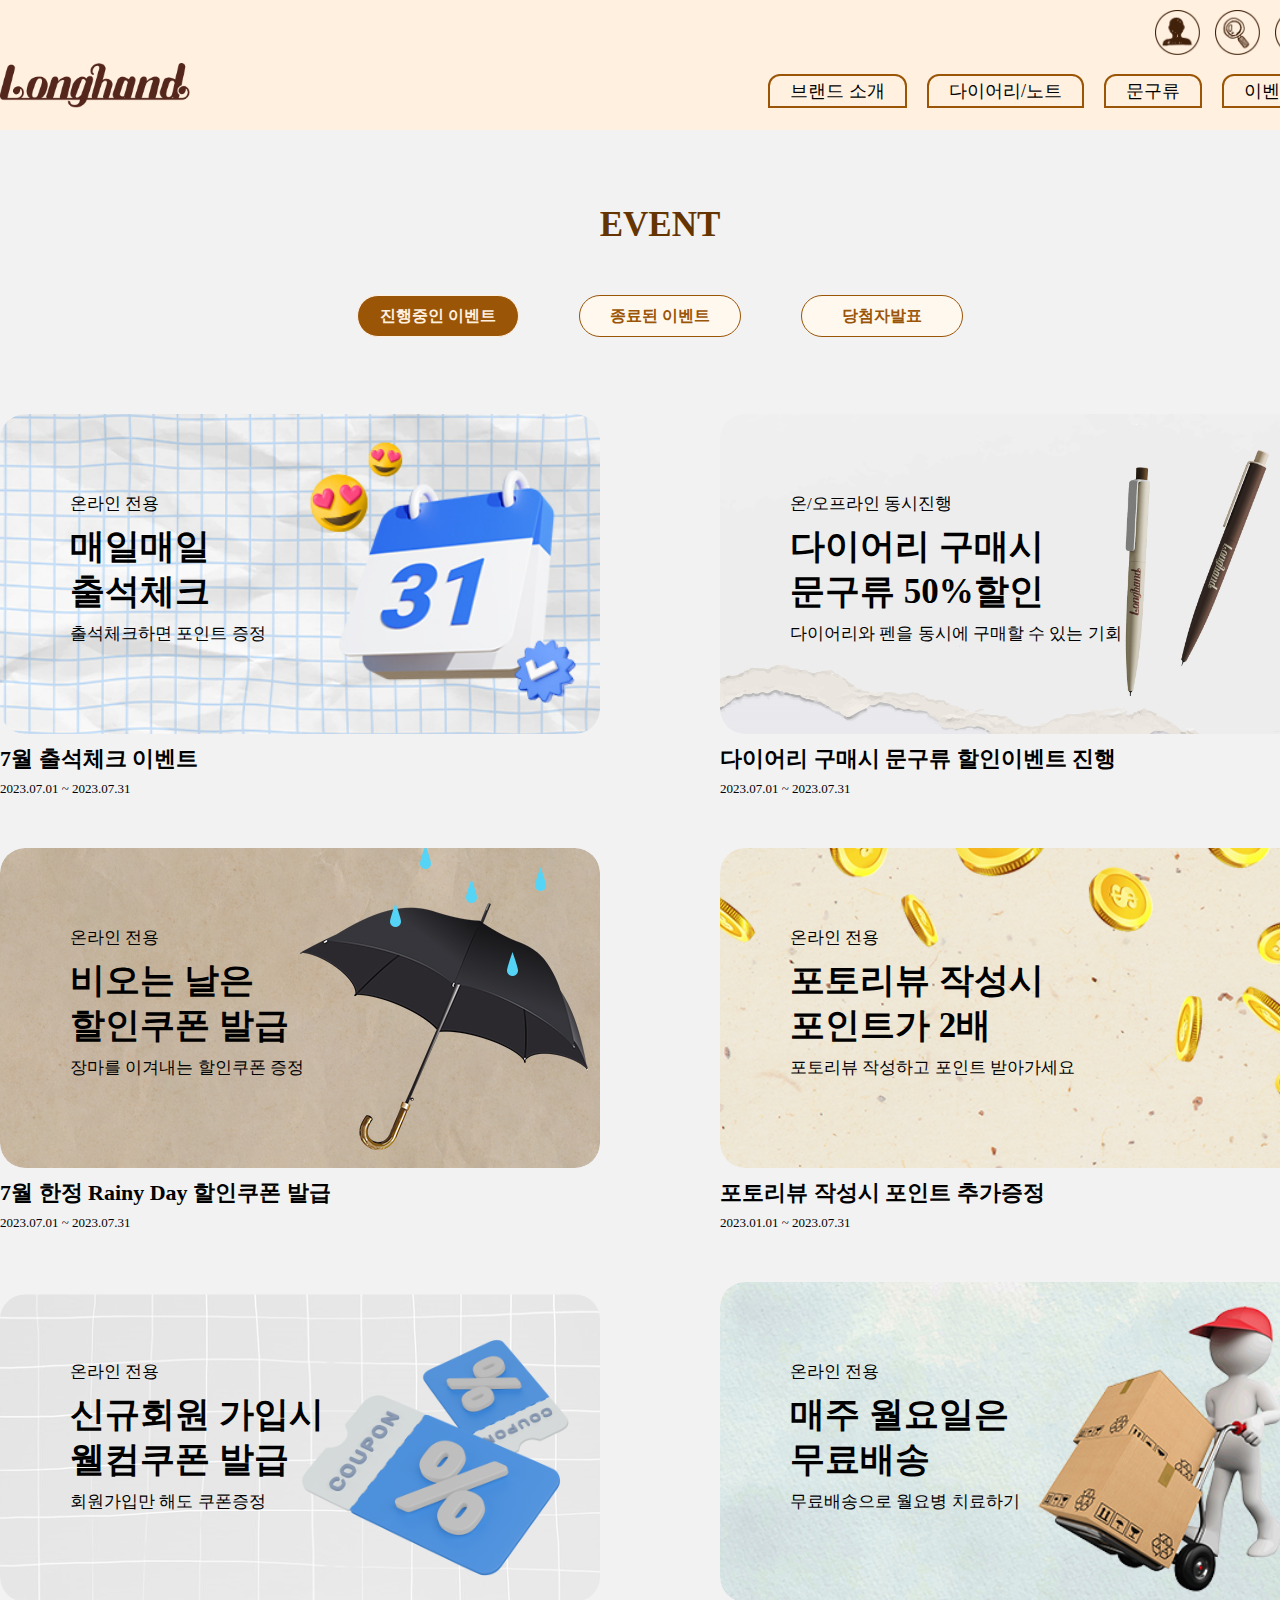
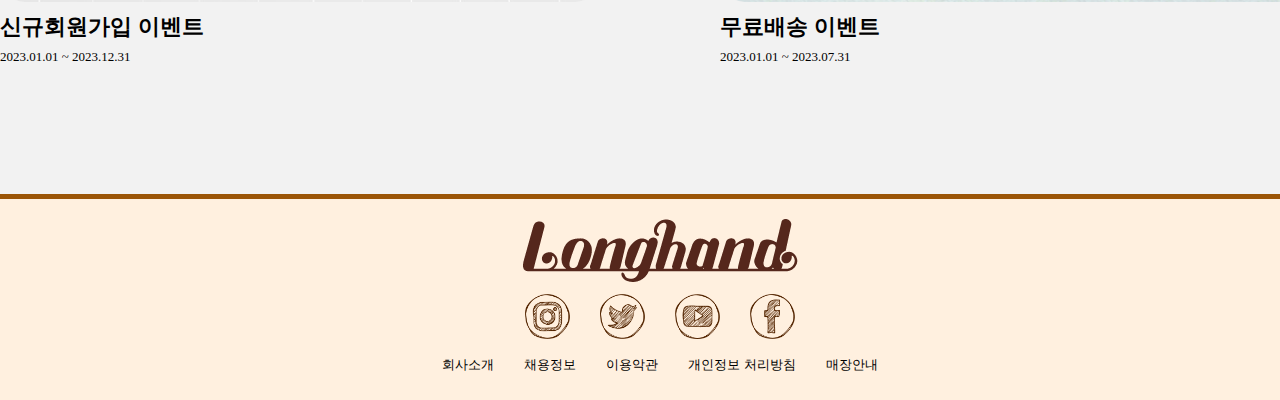
<file: sub4.html>
<!DOCTYPE html>
<html lang="ko">

<head>
    <meta charset="UTF-8">
    <meta name="viewport" content="1400">
    <link href="https://hangeul.pstatic.net/hangeul_static/css/nanum-square.css" rel="stylesheet">
    <link
        href="https://fonts.googleapis.com/css2?family=Covered+By+Your+Grace&family=Handlee&family=Noto+Sans+KR:wght@100;300;400;500;700;900&display=swap"
        rel="stylesheet">
    <link rel="stylesheet" href="https://cdn.jsdelivr.net/npm/swiper@8/swiper-bundle.min.css" />

    <link rel="stylesheet" href="./css/sub4style.css">
    <title>Longhand</title>
</head>

<body>
    <!-- header -->

    <div class="wrap">
        <div class="search">
            <input type="text" class="searchTerm" placeholder="">
            <button type="submit" class="searchButton">
                <i class="fa fa-search"></i>
            </button>
        </div>
    </div>
    <div class="top">
        <header>
            <a href="./index.html"><img class="logo" src="./images/logo.png" alt="롱핸드 로고"></a>
            <ul class="icon">
                <li><a href="#"><img src="./images/icon1.png" alt="마이페이지 아이콘"></a></li>
                <li class="btn"><a href="#"><img src="./images/icon2.png" alt="검색 아이콘"></a></li>
                <li><a href="#"><img src="./images/icon3.png" alt="장바구니 아이콘"></a></li>
            </ul>
            <ul class="menu">
                <li><a href="./sub1.html">브랜드 소개</a></li>
                <li><a href="./sub2.html">다이어리/노트</a></li>
                <li><a href="./sub3.html">문구류</a></li>
                <li><a href="./sub4.html">이벤트</a></li>
            </ul>
        </header>
    </div>
    <!-- con1 -->
    <div class="con1">
        <h1>EVENT</h1>

        <ul>
            <li><a href="#">진행중인 이벤트</a></li>
            <li><a href="#">종료된 이벤트</a></li>
            <li><a href="#">당첨자발표</a></li>
        </ul>
    </div>

    <!-- con2 이벤트 배너 -->
    <ul class="event">
        <li><a href="#">
                <div class="over">
                    <div>
                        <div class="text">
                            <p>온라인 전용</p>
                            <h3>매일매일<br>
                                출석체크
                            </h3>
                            <p>출석체크하면 포인트 증정</p>
                        </div>
                    </div>
                </div>
                <h4>7월 출석체크 이벤트</h4>
                <p>2023.07.01 ~ 2023.07.31</p>

            </a></li>

        <li><a href="#">
                <div class="over">
                    <div>
                        <div class="text">
                            <p>온/오프라인 동시진행</p>
                            <h3>다이어리 구매시<br>
                                문구류 50%할인
                            </h3>
                            <p>다이어리와 펜을 동시에 구매할 수 있는 기회</p>
                        </div>
                    </div>
                </div>
                <h4>다이어리 구매시 문구류 할인이벤트 진행</h4>
                <p>2023.07.01 ~ 2023.07.31</p>
            </a></li>

        <li><a href="#">
                <div class="over">
                    <div>
                        <div class="text">
                            <p>온라인 전용</p>
                            <h3>비오는 날은<br>
                                할인쿠폰 발급
                            </h3>
                            <p>장마를 이겨내는 할인쿠폰 증정</p>
                        </div>
                    </div>
                </div>
                <h4>7월 한정 Rainy Day 할인쿠폰 발급</h4>
                <p>2023.07.01 ~ 2023.07.31</p>
            </a></li>

        <li><a href="#">
                <div class="over">
                    <div>
                        <div class="text">
                            <p>온라인 전용</p>
                            <h3>포토리뷰 작성시<br>
                                포인트가 2배
                            </h3>
                            <p>포토리뷰 작성하고 포인트 받아가세요</p>
                        </div>
                    </div>
                </div>
                <h4>포토리뷰 작성시 포인트 추가증정</h4>
                <p>2023.01.01 ~ 2023.07.31</p>
            </a></li>

        <li><a href="#">
                <div class="over">
                    <div>
                        <div class="text">
                            <p>온라인 전용</p>
                            <h3>신규회원 가입시<br>
                                웰컴쿠폰 발급
                            </h3>
                            <p>회원가입만 해도 쿠폰증정</p>
                        </div>
                    </div>
                </div>
                <h4>신규회원가입 이벤트</h4>
                <p>2023.01.01 ~ 2023.12.31</p>
            </a></li>

        <li><a href="#">
                <div class="over">
                    <div>
                        <div class="text">
                            <p>온라인 전용</p>
                            <h3>매주 월요일은<br>
                                무료배송
                            </h3>
                            <p>무료배송으로 월요병 치료하기</p>
                        </div>
                    </div>
                </div>
                <h4>무료배송 이벤트</h4>
                <p>2023.01.01 ~ 2023.07.31</p>
            </a></li>
    </ul>




    <!-- footer -->
    <footer>
        <img src="./images/logo.png" alt="로고 이미지">
        <ul>
            <li><a href="#"><img src="./images/instaicon.png" alt="인스타그램 아이콘"></a></li>
            <li><a href="#"><img src="./images/twittericon.png" alt="트위터 아이콘"></a></li>
            <li><a href="#"><img src="./images/youtubeicon.png" alt="유튜브 아이콘"></a></li>
            <li><a href="#"><img src="./images/facebookicon.png" alt="페이스북 아이콘"></a></li>
        </ul>
        <ul>
            <li><a href="#">회사소개</a></li>
            <li><a href="#">채용정보</a></li>
            <li><a href="#">이용악관</a></li>
            <li><a href="#">개인정보 처리방침</a></li>
            <li><a href="#">매장안내</a></li>
        </ul>
    </footer>

    <!-- js -->
    <script src="https://code.jquery.com/jquery-2.2.0.min.js"></script>
    <script src="https://cdn.jsdelivr.net/npm/swiper@8/swiper-bundle.min.js"></script>
    <script src="./script/searchbar.js"></script>
</body>

</html>
</file>
<file: css/gallery-center.css>
* {
	margin: 0;
	padding: 0;
}

/* 슬라이드배너 꾸미기 */
.gallery-center {
	width: 1320px;
	height: 100%;
	margin: 50px auto;
	padding: 0 100px 40px;
	box-sizing: border-box;
	position: relative;

}

.gallery-center_inner {
	width: 100%;
	overflow: hidden;
}



.gallery-center .swiper-slide img {
	display: block;
	width: 100%;
	border-radius: 15px;

}

/* 
이동버튼 영역 색상 바꾸기
.gallery-center .swiper-button-prev,
.gallery-center .swiper-button-next {
	color: #000 ;
}

이동버튼 영역 호버 시 색상 바꾸기
.gallery-center .swiper-button-prev:hover,
.gallery-center .swiper-button-next:hover {
	color: rgb(232, 232, 232);
}
*/
.gallery-center .swiper-button-prev,
.gallery-center .swiper-button-next {
	width: 52px;
	height: 52px;
}

.gallery-center .swiper-button-prev:after,
.gallery-center .swiper-button-next:after {
	content: '';
	display: block;
	width: 52px;
	height: 52px;
}

.gallery-center .swiper-button-prev:after {
	background: url(../images/btn1.png) no-repeat;
	text-align: center;
}

.gallery-center .swiper-button-next:after {
	background: url(../images/btn2.png) no-repeat;
    text-align: center;
}


/* 블릿버튼 크기, 색상, 투명도 */
.gallery-center .swiper-pagination-bullet {
	background: #9B5507;
	width: 10px;
	height: 10px;
	opacity: 0.5;
}

/* 블릿버튼 페이지 표시날 때 투명도 */
.gallery-center .swiper-pagination-bullet-active {
	opacity: 1;
}

/* 블릿버튼 위치 */
.gallery-center .swiper-horizontal>.swiper-pagination-bullets,
.gallery-center .swiper-pagination-bullets.swiper-pagination-horizontal {
	bottom: 0px;
}




/* 슬라이드배너 꾸미기2 */
.gallery-center2 {
	width: 1320px;
	height: 100%;
	margin: 50px auto;
	padding: 0 50px 40px;
	box-sizing: border-box;
	position: relative;

}

.gallery-center_inner {
	width: 100%;
	overflow: hidden;
}

.gallery-center2 .swiper-slide a {
	width: 100%;
	height: 100%;
	box-sizing: border-box;
}

.gallery-center2 .swiper-slide img {
	display: block;
	width: 100%;
}

.gallery-center2 .swiper-slide {

	border: #643500 solid 1px;
	background-color: #fff7ed;
	box-sizing: border-box;
}

.gallery-center2 .swiper-slide h3 {
	padding: 20px 30px;
	font-size: 20px;
	font-weight: bold;
	color: #643500;
}

.gallery-center2 .swiper-slide p {
	padding: 0 0px 20px 30px;
	font-size: 18px;
}


.gallery-center2 .swiper-slide.swiper-slide-active {
	border-radius: 50px 0px 0 50px;
	overflow: hidden;
}


.gallery-center2 .swiper-slide.swiper-slide-next {
	border-radius: 0 50px 50px 0;
	overflow: hidden;
}



/* 
이동버튼 영역 색상 바꾸기
.gallery-center .swiper-button-prev,
.gallery-center .swiper-button-next {
	color: #000 ;
}*/

이동버튼 영역 호버 시 색상 바꾸기 .gallery-center2 .swiper-button-prev:hover,
.gallery-center2 .swiper-button-next:hover {
	background-color: #643500;
}

.gallery-center2 .swiper-button-prev:hover {
	background-color: #643500;

}

.gallery-center2 .swiper-button-prev {
	background: url(../images/arrow1.png) no-repeat center;
	padding: 3px 20px;
}

.gallery-center2 .swiper-button-next {
	background: url(../images/arrow2.png) no-repeat center;
	padding: 3px 20px;
}

.gallery-center2 .swiper-button-prev,
.gallery-center2 .swiper-button-next {
	width: 130px;
	height: 35px;
	border: #643500 2px solid;
	border-radius: 17px 17px 0 0;
}

.gallery-center2 .swiper-button-prev:after,
.gallery-center2 .swiper-button-next:after {
	content: '';
	display: block;
	width: 50px;
	height: 50px;
}

/* 버튼위치 */
.gallery-center2 .swiper-button-next,
.swiper-rtl .swiper-button-prev {
	right: 51px;
	top: 650px;
}

.gallery-center2 .swiper-button-prev,
.swiper-rtl .swiper-button-next {
	left: 50px;
	top: 650px;
}


/*  
.gallery-center2 .swiper-button-prev:after {
	background: url(../images/btn1.png) no-repeat;
	margin: -86px;
	padding: 18px;
	text-align: center;
}

.gallery-center2 .swiper-button-next:after {
	background: url(../images/btn2.png) no-repeat;
	padding: 26px;
	margin-left: 40px;
	text-align: center;
}
*/
</file>
<file: css/flowslide.css>
* {
	margin: 0;
	padding: 0;
}

/* 슬라이드배너 꾸미기 */
.flowslide {
	margin: 50px auto;
	padding: 0 0px 0px;
	box-sizing: border-box;
	position: relative;
margin-left: -40px;
}

.flowslide_inner {
	width: 100%;
	overflow: hidden;
}

.flowslide .swiper-wrapper {
	transition-timing-function: linear;
	align-items: center;
}

.flowslide .swiper-slide a {
	width: 100%;
	height: 100%;
}

.flowslide .swiper-slide img {
	display: block;
	width: 80%;
	margin: auto;
	border-radius: 25px;
}


.flowslide  .swiper-slide-active img{
	width: 100%;
}
.flowslide  .swiper-slide-active{
	margin: 0 30px;
}

/* .flowslide .swiper-slide-next {
	margin-right: -30px;
} */
</file>
<file: css/indexstyle.css>
* {
    margin: 0;
    padding: 0;
}

ul {
    list-style: none;
}

a {
    text-decoration: none;
    color: #000;
}

body {
    font-family: 'NanumSquare';
    font-size: 13px;
    line-height: 30px;
    color: #000;
    min-width: 1320px;
    position: relative;
}

/* header */

header {
    width: 1320px;
    margin: 10px auto;
    display: -webkit-box;
    display: -moz-box;
    display: -ms-flexbox;
    display: flex;
    flex-wrap: wrap;
    position: absolute;
    top: 0;
    left: 50%;
    z-index: 2;
    transform: translateX(-50%);
}

.logo {
    position: absolute;
    bottom: 0;
    left: 0;
    width: 190px;
    height: 45px;
}

header ul {
    width: 100%;
    display: -webkit-box;
    display: -moz-box;
    display: -ms-flexbox;
    display: flex;
    justify-content: flex-end;
}

.icon li img {
    width: 45px;
    height: 45px;
}

.icon li {
    margin-left: 15px;
    margin-bottom: 10px;
}

.menu li {
    margin-left: 20px;
}

.menu li a {
    font-size: 18px;
    padding: 5px 20px;
    border: 2px solid #9B5507;
    background-color: #FFF0DF;
    border-radius: 12px 12px 0 0;
}

.menu li a:hover {
    background-color: #9B5507;
    color: #FFF0DF;
}

.icon li a:hover {
    filter: grayscale(0.7);
}

/* search bar */

body {
    background: #f2f2f2;
    width: 100%;
}

.search {
    position: relative;
    display: flex;
    width: 1320px;
    margin: auto;
}

.searchTerm {
    width: 100%;
    border: 3px solid #a95a00;
    border-right: none;
    padding: 5px 20px;
    height: 22px;
    border-radius: 150px;
    outline: none;
    color: #FFF0DF;
}

.searchTerm:focus {
    color: #a95a00;
}

.searchButton {
    width: 40px;
    height: 36px;
    border: 1px solid #a95a00;
    background: url(../images/x.png) no-repeat center;
    background-size: 55%;
    text-align: center;
    cursor: pointer;
    font-size: 20px;
}

/*Resize the wrap to see the search bar change!*/
.wrap {
    width: 100%;
    position: absolute;
    top: -58px;
    left: 0%;
    background-color: #a95a00;
    padding: 10px 0;
    z-index: 3;
    transition: 0.5s;
}


/* con1 */


.con1 {
    width: 1320px;
    margin: auto;
    position: relative;
    margin-top: 200px;
}

.con1 a {
    display: inline-block;
    background-color: #643500;
    color: #FFF0DF;
    padding: 5px 20px;
    margin-left: 600px;
    margin-bottom: 50px;
    font-size: 15px;
}

.con1 img {
    position: absolute;
    bottom: -150px;
    right: -50px;
    width: 500px;
    height: 500px;
    z-index: 9;
}

.con1 a:hover {
    color: #643500;
    background-color: #FFF0DF;
    font-weight: bold;
}

.con1 h2,
.con1 p {
    margin: 30px 0;
}

.con1 h2 {
    font-size: 30px;
}

.con1 p {
    font-size: 20px;
}

.banner {
    text-align: center;
    background: url(../images/paperbackground.png) no-repeat center top;
    height: 340px;
    width: 100%;
    background-size: cover;
    margin-top: -150px;
}

.banner h3 {
    color: white;
    font-size: 36px;
    font-weight: 300;
    padding: 160px 0;
    font-family: 'Covered By Your Grace', cursive;
}

/* circle text */

#container {
    margin: 0%;
}



#circle text {
    font-family: 'Helvetica Neue', Arial;
    font-size: 16px;
    font-weight: bold;
}

#circle svg {
    position: absolute;
    right: -136px;
    top: -107px;
    width: 380px;
    height: 380px;
    z-index: 999;
    ;

    -webkit-animation-name: rotate;
    -moz-animation-name: rotate;
    -ms-animation-name: rotate;
    -o-animation-name: rotate;
    animation-name: rotate;
    -webkit-animation-duration: 30s;
    -moz-animation-duration: 30s;
    -ms-animation-duration: 30s;
    -o-animation-duration: 30s;
    animation-duration: 30s;
    -webkit-animation-iteration-count: infinite;
    -moz-animation-iteration-count: infinite;
    -ms-animation-iteration-count: infinite;
    -o-animation-iteration-count: infinite;
    animation-iteration-count: infinite;
    -webkit-animation-timing-function: linear;
    -moz-animation-timing-function: linear;
    -ms-animation-timing-function: linear;
    -o-animation-timing-function: linear;
    animation-timing-function: linear;

}

@-webkit-keyframes rotate {
    from {
        -webkit-transform: rotate(360deg);
    }

    to {
        -webkit-transform: rotate(0);
    }
}

@-moz-keyframes rotate {
    from {
        -moz-transform: rotate(360deg);
    }

    to {
        -moz-transform: rotate(0);
    }
}

@-ms-keyframes rotate {
    from {
        -ms-transform: rotate(360deg);
    }

    to {
        -ms-transform: rotate(0);
    }
}

@-o-keyframes rotate {
    from {
        -o-transform: rotate(360deg);
    }

    to {
        -o-transform: rotate(0);
    }
}

@keyframes rotate {
    from {
        transform: rotate(360deg);
    }

    to {
        transform: rotate(0);
    }
}


.box1 {
    overflow: hidden;
    padding-bottom: 150px;
}

/* con2 */
.con2 {
    background-color: #FFF0DF;
    padding: 10px 0;
}

h1 {
    text-align: center;
    color: #643500;
    font-size: 35px;
}

.con2 h1 {
    margin-top: 50px;
    margin-bottom: 10px;
}

.con2 .swiper-slide {
    position: relative;
    overflow: hidden;
    border-radius: 30px;
}

.box {
    position: absolute;
    top: 200px;
    left: 0;
    width: 100%;
    height: 100%;
    background-color: rgba(0, 0, 0, 0.5);
    text-align: center;
    border-radius: 0px 0 20px 20px;
    color: #fff;
    padding-top: 20px;
    box-sizing: border-box;
    opacity: 0;
    transition: all 1s;
    overflow: hidden;
}

.box h1 {
    color: #fff;
    font-size: 20px;
    padding-bottom: 15px;
}

.box a {
    color: #fff;
    display: inline-block;
    border: white 1px solid;
    padding: 0px 10px;
}

.box a:hover {
    background-color: #acacac4b;
}

.swiper-slide:hover .box {
    opacity: 1;
    top: 50%;
    /* transform: translateY(-200px); */
}

/* con3 */
.con3 h1 {
    margin-top: 50px;
}



/* con4 */

.con4 {
    margin-top: 100px;
    padding: 50px 0;
    background: url(../images/rrbground.jpg) center top;
}

/* footer */

footer {
    background-color: #FFF0DF;
    border-top: 5px #9B5507 solid;
    text-align: center;
    padding: 20px 0;
}

footer ul img {
    width: 45px;
    height: 45px;
}

footer ul {
    display: -webkit-box;
    display: -moz-box;
    display: -ms-flexbox;
    display: flex;
    justify-content: center;

}

footer ul li {
    margin: 0 15px;
}

footer ul li a:hover {
    text-decoration: underline;
}

footer ul li img:hover {
    filter: contrast(15);
}
</file>
<file: css/sub1style.css>
* {
    margin: 0;
    padding: 0;
}

ul {
    list-style: none;
}

a {
    text-decoration: none;
    color: #000;
}

body {
    font-family: 'NanumSquare';
    font-size: 13px;
    line-height: 30px;
    color: #000;
    min-width: 1320px;
    position: relative;
}

/* header */

.top {
    margin: auto;
    background-color: #FFF0DF;
    height: 130px;

}

header {
    width: 1320px;
    margin: 10px auto;
    display: -webkit-box;
    display: -moz-box;
    display: -ms-flexbox;
    display: flex;
    flex-wrap: wrap;
    position: absolute;
    top: 0;
    left: 50%;
    z-index: 2;
    transform: translateX(-50%);
}

.logo {
    position: absolute;
    bottom: 0;
    left: 0;
    width: 190px;
    height: 45px;
}

header ul {
    width: 100%;
    display: -webkit-box;
    display: -moz-box;
    display: -ms-flexbox;
    display: flex;
    justify-content: flex-end;
}

.icon li img {
    width: 45px;
    height: 45px;
}

.icon li {
    margin-left: 15px;
    margin-bottom: 10px;
}

.menu li {
    margin-left: 20px;
}

.menu li a {
    font-size: 18px;
    padding: 5px 20px;
    border: 2px solid #9B5507;
    background-color: #FFF0DF;
    border-radius: 12px 12px 0 0;
}

.menu li a:hover {
    background-color: #9B5507;
    color: #FFF0DF;
}

.icon li a:hover {
    filter: grayscale(0.7);
}

/* search bar */

.search {
    position: relative;
    display: flex;
    width: 1320px;
    margin: auto;
}

.searchTerm {
    width: 100%;
    border: 3px solid #a95a00;
    border-right: none;
    padding: 5px 20px;
    height: 22px;
    border-radius: 150px;
    outline: none;
    color: #FFF0DF;
}

.searchTerm:focus {
    color: #a95a00;
}

.searchButton {
    width: 40px;
    height: 36px;
    border: 1px solid #a95a00;
    background: url(../images/x.png) no-repeat center;
    background-size: 55%;
    text-align: center;
    cursor: pointer;
    font-size: 20px;
}

/*Resize the wrap to see the search bar change!*/
.wrap {
    width: 100%;
    position: absolute;
    top: -58px;
    left: 0%;
    background-color: #a95a00;
    padding: 10px 0;
    z-index: 3;
    transition: 0.5s;
}

/* banner */
h1 {
    margin: 50px 0;
    text-align: center;
    font-size: 35px;
    color: #643500;
}

.banner {
    height: 350px;
    background: url(../images/sub2banner.png) center top no-repeat;
    background-size: cover;
    margin-bottom: 100px;
}

.banner h1 {
    margin: 0;
    color: white;
    padding-top: 160px;
    padding-bottom: 10px;
}

.banner h1:after{
    content: "";
    display: block;
    width: 60px;
    border-bottom: 5px solid white;
    margin: 12px auto;
    text-align: center;
}

/* con1 */

section{
    overflow: hidden;
} 
.story1 {
    width: 1320px;
    height: 500px;
    margin: auto;
    display: -webkit-box;
    display: -moz-box;
    display: -ms-flexbox;
    display: flex;
    justify-content: space-around;
    box-sizing: border-box;
    font-size: 18px;
}

.story1 p {
    margin: 280px 200px 0px 0;
    padding: 0;
}

.story2 {
    width: 1320px;
    height: 500px;
    margin: 70px auto;
    display: -webkit-box;
    display: -moz-box;
    display: -ms-flexbox;
    display: flex;
    justify-content: space-around;
    box-sizing: border-box;
}

.story2 p {
    padding: 75px 0 0px 150px;
    font-size: 18px;
    text-align: end;
}

.con2 p {
    font-size: 22px;
    margin: 30px 0;
    line-height: 40px;
    margin: 50px;
}

.con3 p {
    font-size: 22px;
    margin: 30px 0;
    line-height: 40px;
}

/* con2 */
.con2 {
    width: 1320px;
    margin: 150px auto;
    text-align: center;
}

/* con3 */
.con3 {
    width: 1320px;
    margin: 150px auto;
    text-align: center;
    margin-bottom: 100px;
}

/* con4 map */
iframe {
    width: 100%;
    display: block;
    margin-top: 35px;
}

.map {
    width: 1000px;
    margin: 10px auto;
    display: -webkit-box;
    display: -moz-box;
    display: -ms-flexbox;
    display: flex;
    justify-content: space-between;
    flex-wrap: wrap;
    font-size: 15px;
}

.aaa {
    font-size: 20px;
    font-weight: bold;
}

.bottom {
    width: 100%;
}

.map p {
    margin: 0 20px;
}

/* footer */
footer {
    background-color: #FFF0DF;
    border-top: 5px #9B5507 solid;
    text-align: center;
    padding: 20px 0;
}

footer ul img {
    width: 45px;
    height: 45px;
}

footer ul {
    display: -webkit-box;
    display: -moz-box;
    display: -ms-flexbox;
    display: flex;
    justify-content: center;

}

footer ul li {
    margin: 0 15px;
}

footer ul li a:hover {
    text-decoration: underline;
}

footer ul li img:hover {
    filter: contrast(15);
}
</file>
<file: css/tab.css>
* {
  margin: 0;
  padding: 0;
}

ul {
  list-style: none;
}

a {
  text-decoration: none;
  color: #000;
}

/* 탭메뉴 꾸미기 */
.tab {
  width: 1320px;
  margin:  auto;
  overflow: hidden;
  padding: 50px;

}

.tabnav {
  width: 600px;
  overflow: hidden;

}

.tabnav li {
  float: left;
}

.tabnav li a {
  display: block;
  padding: 20px 20px 5px 20px;
  position: relative;
  z-index: 2;
  font-size: 15px;
  font-weight: bold;
}

/* 탭메뉴 클릭했을 때 변화 꾸미기 */
.tabnav li .active {
  border: 1px solid #7fa21e00;
  border-bottom: 2px solid #643500;
}

.tabnav li a:hover,
.tabnav li a.active {
  color: #643500;
}

/* 탭컨테츠 꾸미기 */
.tabcontent {
  padding: 20px;
  height: 244px;
  margin-bottom: 100px;
  position: relative;
  top: -1px;
}
</file>
<file: css/gallerysub2.css>
* {
	margin: 0;
	padding: 0;
}

/* 슬라이드배너 꾸미기 */
.gallery {
	width: 1320px;
	margin: 50px auto;
	padding: 0 100px;
	box-sizing: border-box;
	position: relative;
}

.gallery_inner {
	width: 100%;
	overflow: hidden;
}

.gallery .swiper-slide a {
	width: 100%;
	height: 100%;
}

.gallery .swiper-slide img {
	display: block;
	width: 100%;
}
/*
이동버튼 영역 색상 바꾸기
.gallery .swiper-button-prev,
.gallery .swiper-button-next {
	color: pink;
}

이동버튼 영역 호버 시 색상 바꾸기
.gallery .swiper-button-prev:hover,
.gallery .swiper-button-next:hover {
	color: purple;
 } */

/* 이동버튼 이미지로 바꾸기 */
.gallery .swiper-button-prev,
.gallery .swiper-button-next{
	width: 52px;
	height: 52px;
}
.gallery .swiper-button-prev:after,
.gallery .swiper-button-next:after{
	content: '';
	display: block;
	width: 52px;
	height: 52px;
}


.gallery .swiper-button-prev:after{
	background: url(../images/btn1.png) no-repeat;

}
.gallery .swiper-button-next:after{
	background: url(../images/btn2.png) no-repeat;

}



.swiper-wrapper {
	transition-timing-function: linear;
  }
</file>
<file: css/sub2style.css>
* {
    margin: 0;
    padding: 0;
}

ul {
    list-style: none;
}

a {
    text-decoration: none;
    color: #000;
}

body {
    font-family: 'NanumSquare';
    font-size: 15px;
    line-height: 30px;
    color: #000;
    min-width: 1320px;
    position: relative;
}

/* header */

.top {
    margin: auto;
    background-color: #FFF0DF;
    height: 130px;

}

header {
    width: 1320px;
    margin: 10px auto;
    display: -webkit-box;
    display: -moz-box;
    display: -ms-flexbox;
    display: flex;
    flex-wrap: wrap;
    position: absolute;
    top: 0;
    left: 50%;
    z-index: 2;
    transform: translateX(-50%);
}

.logo {
    position: absolute;
    bottom: 0;
    left: 0;
    width: 190px;
    height: 45px;
}

header ul {
    width: 100%;
    display: -webkit-box;
    display: -moz-box;
    display: -ms-flexbox;
    display: flex;
    justify-content: flex-end;
}

.icon li img {
    width: 45px;
    height: 45px;
}

.icon li {
    margin-left: 15px;
    margin-bottom: 10px;
}

.menu li {
    margin-left: 20px;
}

.menu li a {
    font-size: 18px;
    padding: 5px 20px;
    border: 2px solid #9B5507;
    background-color: #FFF0DF;
    border-radius: 12px 12px 0 0;
}

.menu li a:hover {
    background-color: #9B5507;
    color: #FFF0DF;
}

.icon li a:hover {
    filter: grayscale(0.7);
}

/* search bar */

body {
    background: #f2f2f2;
    width: 100%;
}

.search {
    position: relative;
    display: flex;
    width: 1320px;
    margin: auto;
}

.searchTerm {
    width: 100%;
    border: 3px solid #a95a00;
    border-right: none;
    padding: 5px 20px;
    border-radius: 150px;
    outline: none;
    color: #FFF0DF;
}

.searchTerm:focus {
    color: #a95a00;
}

.searchButton {
    width: 40px;
    height: 36px;
    border: 1px solid #a95a00;
    background: url(../images/x.png) no-repeat center;
    background-size: 55%;
    text-align: center;
    cursor: pointer;
    font-size: 20px;
}

/*Resize the wrap to see the search bar change!*/
.wrap {
    width: 100%;
    position: absolute;
    top: -58px;
    left: 0%;
    background-color: #a95a00;
    padding: 10px 0;
    z-index: 3;
    transition: 0.5s;
}

/* con1 */
#order {
    width: 1200px;
    margin: 50px auto;
    display: -webkit-box;
    display: -moz-box;
    display: -ms-flexbox;
    display: flex;
    justify-content: space-around;
    position: relative;
}

#order img {
    border-radius: 20px;
    position: absolute;
    top: 0;
    left: 0;
}

.order_right {
    margin: 70px 0 0 680px;
}

.order_right h3 {
    font-size: 20px;
    color: #643500;
    margin: 30px 0;
}

.order_right p {
    padding-bottom: 10px;
    font-size: 15px;
}

.order_right button {
    font-size: 15px;
    background-color: #FFF0DF;
    color: #643500;
    padding: 8px 40px;
    border-radius: 5px;
    border: #643500 1px solid;
    margin-top: 50px;
    margin-bottom: 20px;
    margin-right: 30px;
}

.order_right button:hover {
    background-color: #643500;
    color: #FFF0DF;
}

#input_div {
   width: 100%;
    border-collapse: collapse;
    background-color: #FFF0DF;
    color: #643500;
}
.table{
    width: 93%;
    border: #643500 1px solid;
    border-radius: 5px;
    overflow: hidden;
}

#input_div th {

    text-align: center;
    font-size: 16px;
    border-left: #643500 1px solid;
}

#input_div th:hover{
    background-color: #643500;
}

#input_div th a:hover{
    color: #FFF0DF;
}
#input_div th a{
padding: 15px 40px;
}



#input_div td {
    padding: 5px 0px;
    align-items: center;
    text-align: center;
}


#input_div input {
    border: none;
    width: 50px;
    background-color: #FFF0DF;
}

#input_div #minus,
#input_div #plus {
    background-color: #FFF0DF;
    width: 30px;
    height: 30px;
    color: #643500;
    font-size: 30px;
}

#input_div #count {
    text-align: center;
    align-items: center;
    font-size: 20px;
    margin: 0 30px;
}
#input_div a{
    font-weight: 500;
}

#img2 {
    display: none;
}

#img3 {
    display: none;
}

#img4 {
    display: none;
}


/* con2 */
.tab {
    width: 1320px;
    margin: 100px auto;
}

/* tap02 */
#tab02 .que::before {
    display: inline-block;
    content: '­·';
    font-size: 15px;
    color: #9B5507;
    margin: 0 5px;
    font-weight: bolder;
}

.que.on>span {
    font-weight: bold;
    color: #9B5507;
}

.anw {
    display: none;
    overflow: hidden;
    font-size: 14px;
    background-color: #f4f4f2;
    padding: 27px 0;
}

#tab02 .anw::before {
    display: inline-block;
    content: '★★★★★';
    font-size: 14px;
    font-weight: bold;
    color: #666;
    margin: 0 5px;
}


/* tap03 */




* {
    box-sizing: border-box;
}


#Accordion_wrap {
    display: block;
}


.que {
    position: relative;
    padding: 17px 0;
    cursor: pointer;
    font-size: 14px;
    border-bottom: 1px solid #dddddd;

}

.que::before {
    display: inline-block;
    content: 'Q';
    font-size: 14px;
    color: #9B5507;
    margin: 0 5px;
}

.que.on>span {
    font-weight: bold;
    color: #9B5507;
}

.anw {
    display: none;
    overflow: hidden;
    font-size: 14px;
    background-color: #f4f4f2;
    padding: 27px 0;
}

.anw::before {
    display: inline-block;
    content: 'A';
    font-size: 14px;
    font-weight: bold;
    color: #666;
    margin: 0 5px;
}

.arrow-wrap {
    position: absolute;
    top: 50%;
    right: 10px;
    transform: translate(0, -50%);
}

.que .arrow-top {
    display: none;
}

.que .arrow-bottom {
    display: block;
}

.que.on .arrow-bottom {
    display: none;
}

.que.on .arrow-top {
    display: block;
}


/* footer */
footer {
    background-color: #FFF0DF;
    border-top: 5px #9B5507 solid;
    text-align: center;
    padding: 20px 0;
    margin-top: 100px;
}

footer ul img {
    width: 45px;
    height: 45px;
}

footer ul {
    display: -webkit-box;
    display: -moz-box;
    display: -ms-flexbox;
    display: flex;
    justify-content: center;

}

footer ul li {
    margin: 0 15px;
}

footer ul li a:hover {
    text-decoration: underline;
}

footer ul li img:hover {
    filter: contrast(15);
}
</file>
<file: css/gallery.css>
* {
	margin: 0;
	padding: 0;
}

/* 슬라이드배너 꾸미기 */
.gallery {
	width: 1320px;
	margin: 100px auto;
	padding: 0 0px 40px;
	box-sizing: border-box;
	position: relative;
}

.gallery_inner {
	width: 120%;
	overflow: hidden;
}

.gallery .swiper-slide a {
	width: 120%;
	height: 120%;
}

.gallery .swiper-slide img {
	display: block;
	width: 120%;
	margin-left: -58px;
}

/*이동버튼 영역 색상 바꾸기*/
.gallery .swiper-button-prev,
.gallery .swiper-button-next {
	color: #593000;
}

/*이동버튼 영역 호버 시 색상 바꾸기*/
.gallery .swiper-button-prev:hover,
.gallery .swiper-button-next:hover {
	color: #FFF0DF;
}

/* 이동버튼 이미지로 바꾸기
.gallery .swiper-button-prev,
.gallery .swiper-button-next{
	width: 50px;
	height: 50px;
}
.gallery .swiper-button-prev:after,
.gallery .swiper-button-next:after{
	content: '';
	display: block;
	width: 50px;
	height: 50px;
}
.gallery .swiper-button-prev:after{
	background: url(../images/prev.png);
}
.gallery .swiper-button-next:after{
	background: url(../images/next.png);
}
 */

/* 블릿버튼 크기, 색상, 투명도 */
.gallery .swiper-pagination-bullet {
	background: #a95a00;
	width: 10px;
	height: 10px;
	opacity: 0.5;
}

/* 블릿버튼 페이지 표시날 때 투명도 */
.gallery .swiper-pagination-bullet-active {
	opacity: 1;
}

/* 블릿버튼 위치 */
.gallery .swiper-horizontal>.swiper-pagination-bullets,
.gallery .swiper-pagination-bullets.swiper-pagination-horizontal {
	bottom: 0px;
}


.swiper-wrapper {
	transition-timing-function: linear;
  }
  



.gallery_inner.swiper-initialized.swiper-horizontal.swiper-pointer-events.swiper-backface-hidden {
    width: 1320px;}
</file>
<file: css/sub3style.css>
* {
    margin: 0;
    padding: 0;
}

ul {
    list-style: none;
}

a {
    text-decoration: none;
    color: #000;
}

body {
    font-family: 'NanumSquare';
    font-size: 13px;
    line-height: 30px;
    color: #000;
    min-width: 1320px;
    position: relative;
}

/* header */

.top {
    margin: auto;
    background-color: #FFF0DF;
    height: 130px;

}

header {
    width: 1320px;
    margin: 10px auto;
    display: -webkit-box;
    display: -moz-box;
    display: -ms-flexbox;
    display: flex;
    flex-wrap: wrap;
    position: absolute;
    top: 0;
    left: 50%;
    z-index: 2;
    transform: translateX(-50%);
}

.logo {
    position: absolute;
    bottom: 0;
    left: 0;
    width: 190px;
    height: 45px;
}

header ul {
    width: 100%;
    display: -webkit-box;
    display: -moz-box;
    display: -ms-flexbox;
    display: flex;
    justify-content: flex-end;
}

.icon li img {
    width: 45px;
    height: 45px;
}

.icon li {
    margin-left: 15px;
    margin-bottom: 10px;
}

.menu li {
    margin-left: 20px;
}

.menu li a {
    font-size: 18px;
    padding: 5px 20px;
    border: 2px solid #9B5507;
    background-color: #FFF0DF;
    border-radius: 12px 12px 0 0;
}

.menu li a:hover {
    background-color: #9B5507;
    color: #FFF0DF;
}

.icon li a:hover {
    filter: grayscale(0.7);
}

/* search bar */

body {
    background: #f2f2f2;
    width: 100%;
}

.search {
    position: relative;
    display: flex;
    width: 1320px;
    margin: auto;
}

.searchTerm {
    width: 100%;
    border: 3px solid #a95a00;
    border-right: none;
    padding: 5px 20px;
    border-radius: 150px;
    outline: none;
    color: #FFF0DF;
}

.searchTerm:focus {
    color: #a95a00;
}

.searchButton {
    width: 40px;
    height: 36px;
    border: 1px solid #a95a00;
    background: url(../images/x.png) no-repeat center;
    background-size: 55%;
    text-align: center;
    cursor: pointer;
    font-size: 20px;
}

/*Resize the wrap to see the search bar change!*/
.wrap {
    width: 100%;
    position: absolute;
    top: -58px;
    left: 0%;
    background-color: #a95a00;
    padding: 10px 0;
    z-index: 3;
    transition: 0.5s;
}

/* con1 */
.con1 {
    width: 1320px;
    margin: auto;
}

/* con2 */


.con2 {
    width: 1320px;
    margin: auto;
}

h1 {
    text-align: center;
    color: #643500;
    font-size: 35px;
    margin: 50px 0;
}

.con2 ul {
    display: -webkit-box;
    display: -moz-box;
    display: -ms-flexbox;
    display: flex;
    flex-wrap: wrap;
    justify-content: space-between;
    margin: 100px 0;
}

.con2 ul li {
    text-align: center;
    margin-bottom: 50px;
}

.con2 ul li img {
    width: 100%;
}

/* hover */




/* footer */
footer {
    background-color: #FFF0DF;
    border-top: 5px #9B5507 solid;
    text-align: center;
    padding: 20px 0;
}

footer ul img {
    width: 45px;
    height: 45px;
}

footer ul {
    display: -webkit-box;
    display: -moz-box;
    display: -ms-flexbox;
    display: flex;
    justify-content: center;

}

footer ul li {
    margin: 0 15px;
}

footer ul li a:hover {
    text-decoration: underline;
}

footer ul li img:hover {
    filter: contrast(15);
}







/* hover */


.gradient-border:hover {
    --border-width: 4px;
    position: relative;
    display: flex;
    justify-content: center;
    height: 285px;
    font-family: Lato, sans-serif;
    text-transform: uppercase;



    &::after {
        position: absolute;
        content: "";
        top: calc(-1 * var(--border-width));
        left: calc(-1 * var(--border-width));
        z-index: -1;
        width: calc(100% + var(--border-width) * 2);
        height: calc(100% + var(--border-width) * 2);
        background: linear-gradient(60deg,
                #FFF0DF,
                #ffc27d,
                #FFF0DF,
                #ffa844,
                #9B5507,
                #5b3000,
                #643500,
                #ffdbb2);
        background-size: 300% 300%;
        background-position: 0 50%;
        animation: moveGradient 4s alternate infinite;
        border-radius: 28px;
    }
}

@keyframes moveGradient {
    50% {
        background-position: 100% 50%;
    }
}
</file>
<file: css/sub4style.css>
* {
    margin: 0;
    padding: 0;
}

ul {
    list-style: none;
}

a {
    text-decoration: none;
    color: #000;
}

body {
    font-family: 'NanumSquare';
    font-size: 13px;
    line-height: 30px;
    color: #000;
    min-width: 1320px;
    position: relative;
}

/* header */

.top {
    margin: auto;
    background-color: #FFF0DF;
    height: 130px;

}

header {
    width: 1320px;
    margin: 10px auto;
    display: -webkit-box;
    display: -moz-box;
    display: -ms-flexbox;
    display: flex;
    flex-wrap: wrap;
    position: absolute;
    top: 0;
    left: 50%;
    z-index: 2;
    transform: translateX(-50%);
}

.logo {
    position: absolute;
    bottom: 0;
    left: 0;
    width: 190px;
    height: 45px;
}

header ul {
    width: 100%;
    display: -webkit-box;
    display: -moz-box;
    display: -ms-flexbox;
    display: flex;
    justify-content: flex-end;
}

.icon li img {
    width: 45px;
    height: 45px;
}

.icon li {
    margin-left: 15px;
    margin-bottom: 10px;
}

.menu li {
    margin-left: 20px;
}

.menu li a {
    font-size: 18px;
    padding: 5px 20px;
    border: 2px solid #9B5507;
    background-color: #FFF0DF;
    border-radius: 12px 12px 0 0;
}

.menu li a:hover {
    background-color: #9B5507;
    color: #FFF0DF;
}

.icon li a:hover {
    filter: grayscale(0.7);
}

/* search bar */

body {
    background: #f2f2f2;
    width: 100%;
}

.search {
    position: relative;
    display: flex;
    width: 1320px;
    margin: auto;
}

.searchTerm {
    width: 100%;
    border: 3px solid #a95a00;
    border-right: none;
    padding: 5px 20px;
    height: 22px;
    border-radius: 150px;
    outline: none;
    color: #FFF0DF;
}

.searchTerm:focus {
    color: #a95a00;
}

.searchButton {
    width: 40px;
    height: 36px;
    border: 1px solid #a95a00;
    background: url(../images/x.png) no-repeat center;
    background-size: 55%;
    text-align: center;
    cursor: pointer;
    font-size: 20px;
}

/*Resize the wrap to see the search bar change!*/
.wrap {
    width: 100%;
    position: absolute;
    top: -58px;
    left: 0%;
    background-color: #a95a00;
    padding: 10px 0;
    z-index: 3;
    transition: 0.5s;
}

/* con1 */
h1 {
    text-align: center;
    font-size: 35px;
    color: #643500;
    margin-top: 80px;
}

.con1 ul {
    width: 1320px;
    margin: 55px auto;
    display: -webkit-box;
    display: -moz-box;
    display: -ms-flexbox;
    display: flex;
    justify-content: center;
}

.con1 ul li {
    border-radius: 50px;
    margin: 0 30px;
}

.con1 ul li a {
    display: inline-block;
    padding: 5px 20px;
    width: 120px;
    text-align: center;
    border-radius: 50px;
    border: 1px solid #9B5507;
    color: #9B5507;
    font-weight: bold;
    background-color: #fff8ef;
    font-size: 16px;
}

.con1 ul li a:hover {
    background-color: #9B5507;
    color: #FFF0DF;
    border: 1px solid #FFF0DF;
    font-weight: bold;
}

.con1 ul li:nth-child(1) a{
    background-color: #9B5507;
    color: #FFF0DF;
    border: 1px solid #FFF0DF;
    font-weight: bold;
}



/* con2 */

.event {
    width: 1320px;
    margin: auto;
    display: -webkit-box;
    display: -moz-box;
    display: -ms-flexbox;
    display: flex;
    justify-content: space-between;
    flex-wrap: wrap;
}

.event li a {
    margin: 22px 0;
    display: inline-block;
}

.event div {
    width: 600px;
    height: 320px;
    border-radius: 25px;
    box-sizing: border-box;
}

.event li div .text {
    padding: 75px 0 0 70px;
}

h3 {
    font-size: 35px;
    line-height: 45px;
    font-weight: bold;
    margin: 5px 0;
}

.event li div .text p {
    font-size: 17px;
}

.event li:nth-child(1) .text {
    background: url(../images/sub4event1.png) no-repeat;
}

.event li:nth-child(2) .text {
    background: url(../images/sub4event2.png) no-repeat;
}

.event li:nth-child(3) .text {
    background: url(../images/sub4event3.png) no-repeat;
}

.event li:nth-child(4) .text {
    background: url(../images/sub4event4.png) no-repeat;
}

.event li:nth-child(5) .text {
    background: url(../images/sub4event5.png) no-repeat;
}

.event li:nth-child(6) .text {
    background: url(../images/sub4event6.png) no-repeat;
}

h4 {
    font-size: 22px;
    margin-top: 10px;
}

/* hover */

.event li a:hover div{
    transform: scale(1.02, 1.02);
}

.over{
    overflow: hidden;
}

.event li a div{
    display: block;
    transition: all 1s;
}


/* footer */
footer {
    background-color: #FFF0DF;
    border-top: 5px #9B5507 solid;
    text-align: center;
    padding: 20px 0;
    margin-top: 100px;
}

footer ul img {
    width: 45px;
    height: 45px;
}

footer ul {
    display: -webkit-box;
    display: -moz-box;
    display: -ms-flexbox;
    display: flex;
    justify-content: center;

}

footer ul li {
    margin: 0 15px;
}

footer ul li a:hover {
    text-decoration: underline;
}

footer ul li img:hover {
    filter: contrast(15);
}
</file>
<file: css/slidebanner.css>
* {
	margin: 0;
	padding: 0;
}

/* 슬라이드배너 꾸미기 */
.slide {
	width: 100%;
	height: 100%;
	position: relative;
	overflow: hidden;
}

.slide .swiper-slide {
	text-align: center;
	font-size: 18px;
	background: #fff;
	/* Center slide text vertically */
	display: -webkit-box;
	display: -ms-flexbox;
	display: -webkit-flex;
	display: flex;
	-webkit-box-pack: center;
	-ms-flex-pack: center;
	-webkit-justify-content: center;
	justify-content: center;
	-webkit-box-align: center;
	-ms-flex-align: center;
	-webkit-align-items: center;
	align-items: center;
}

.slide .swiper-slide a {
	display: block;
	width: 100%;
	height: 100%;
}

.slide .swiper-slide img {
	display: block;
	width: 100%;
}

/*이동버튼 영역 색상 바꾸기*/
.slide .swiper-button-prev,
.slide .swiper-button-next {
	color: #FFF0DF;
}

/*이동버튼 영역 호버 시 색상 바꾸기*/
.slide .swiper-button-prev:hover,
.slide .swiper-button-next:hover {
	color: #9B5507;
}

/* 이동버튼 이미지로 바꾸기
.slide .swiper-button-prev,
.slide .swiper-button-next{
	width: 50px;
	height: 50px;
}
.slide .swiper-button-prev:after,
.slide .swiper-button-next:after{
	content: '';
	display: block;
	width: 50px;
	height: 50px;
}
.slide .swiper-button-prev:after{
	background: url(../images/prev.png);
}
.slide .swiper-button-next:after{
	background: url(../images/next.png);
}
 */

 /* 블릿버튼 크기, 색상, 투명도 */
.slide .swiper-pagination-bullet {
	background: #FFF0DF;
	width: 10px;
	height: 10px;
	opacity: 0.5;
}

/* 블릿버튼 페이지 표시날 때 투명도 */
.slide .swiper-pagination-bullet-active {
	opacity: 1;
}

/* 블릿버튼 위치 */
.slide .swiper-pagination-bullets.swiper-pagination-horizontal {
	bottom: 0px;
}
</file>
